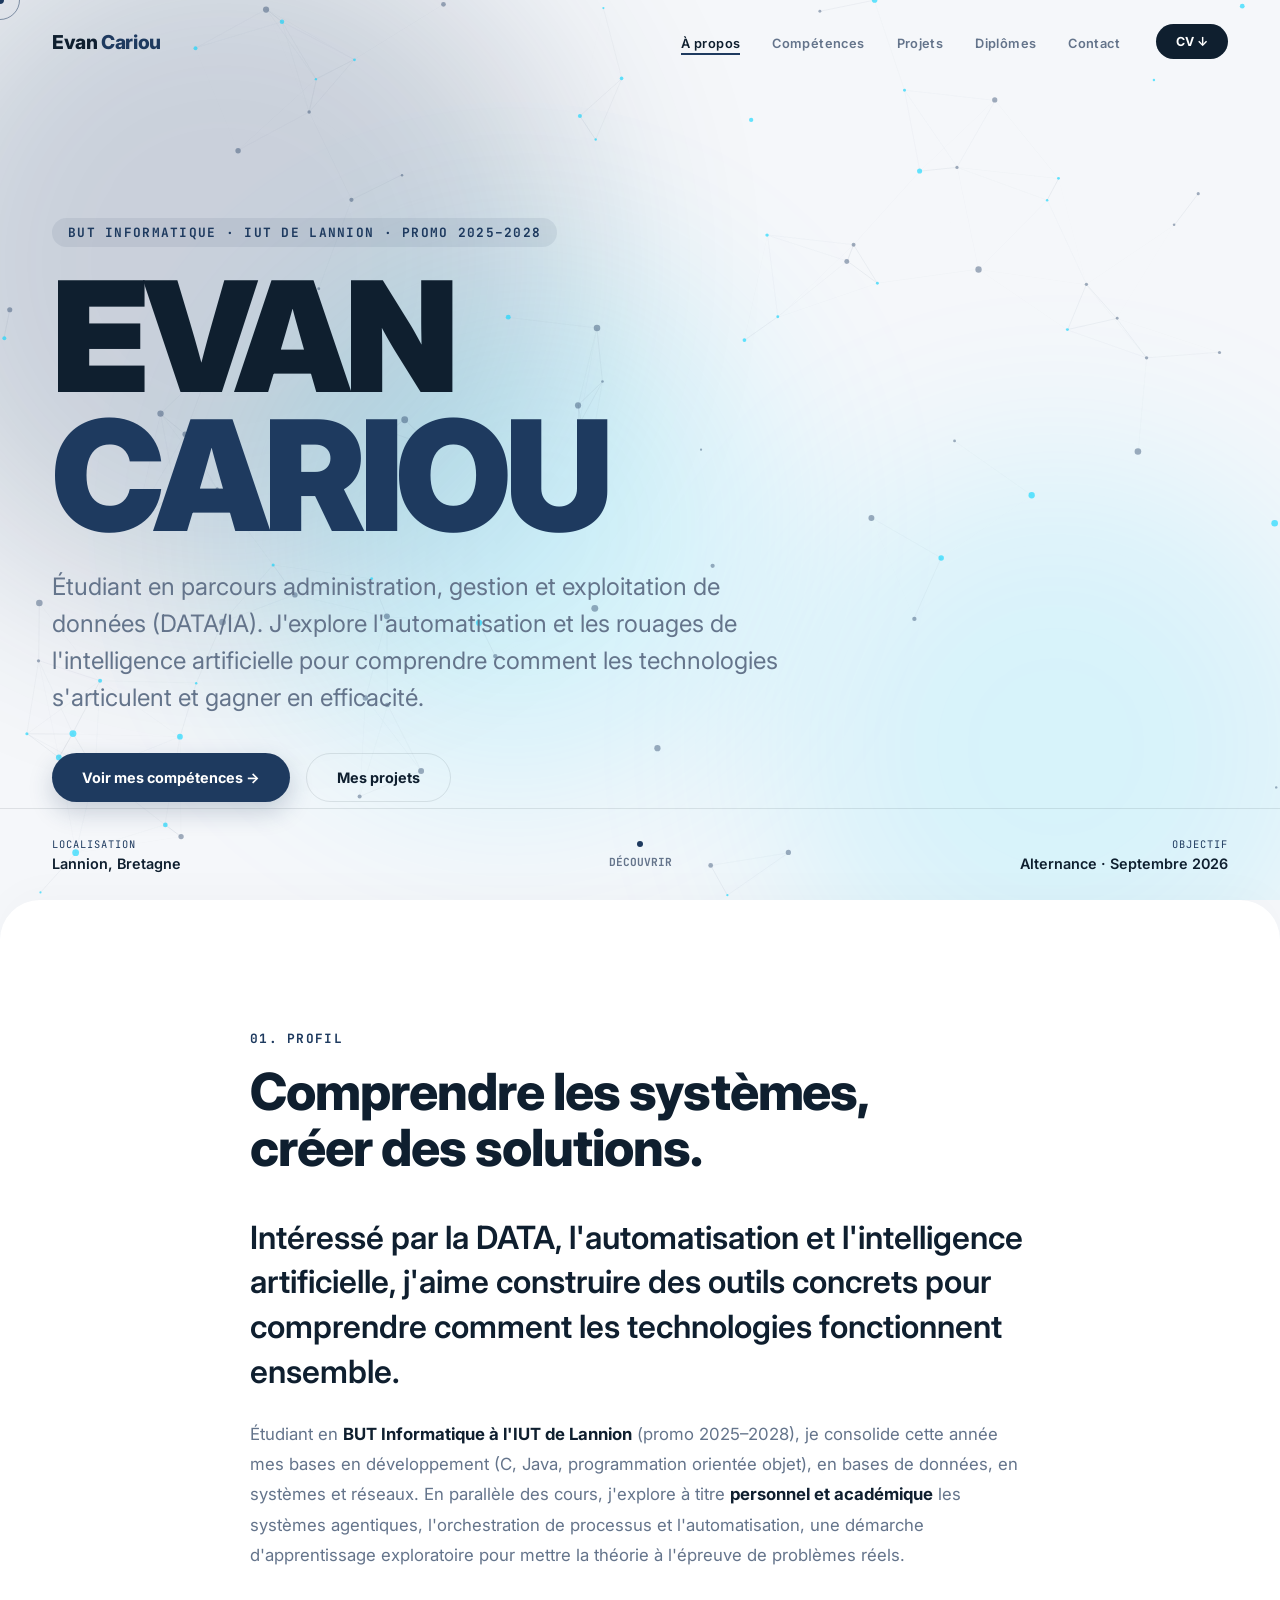
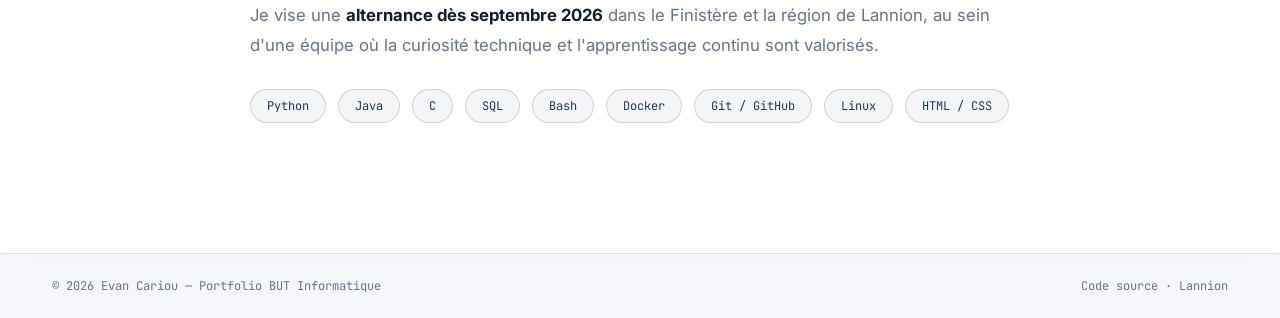
<file: index.html>
<!DOCTYPE html>
<html lang="fr">
<head>
  <meta charset="UTF-8"/>
  <meta name="viewport" content="width=device-width,initial-scale=1"/>
  <title>Evan Cariou — Portfolio · BUT Informatique</title>
  <meta name="description" content="Portfolio d'apprentissage d'Evan Cariou, étudiant en BUT Informatique à l'IUT de Lannion. Les 6 compétences, projets et SAÉ de l'année 1."/>
  <link rel="preconnect" href="https://fonts.googleapis.com"/>
  <link rel="preconnect" href="https://fonts.gstatic.com" crossorigin/>
  <link href="https://fonts.googleapis.com/css2?family=Inter:wght@200;300;400;500;600;700;800;900&family=JetBrains+Mono:wght@300;400;500;700&display=swap" rel="stylesheet"/>
  <link rel="stylesheet" href="style.css"/>
</head>
<body>
  <a class="skip" href="#main">Aller au contenu principal</a>

  <div class="bg-auras" aria-hidden="true">
    <div class="aura aura-blue"></div>
    <div class="aura aura-orange"></div>
    <div class="aura aura-cyan"></div>
  </div>

  <div id="cur" aria-hidden="true"></div>
  <div id="cur-o" aria-hidden="true"></div>
  <div id="sprog" aria-hidden="true"><div id="sprogfill"></div></div>

  <nav id="nav" aria-label="Navigation principale">
    <a class="nav-brand" href="index.html">Evan <span>Cariou</span></a>
    <div class="nav-right">
      <ul class="nav-links" id="navLinks">
        <li><a href="index.html#apropos" class="active">À propos</a></li>
        <li><a href="competences.html">Compétences</a></li>
        <li><a href="projets.html">Projets</a></li>
        <li><a href="formation.html">Diplômes</a></li>
        <li><a href="contact.html">Contact</a></li>
      </ul>
      <a class="nav-cv" href="assets/CV_Evan_Cariou.pdf" download="CV_Evan_Cariou.pdf">CV ↓</a>
      <button class="burger" id="burger" aria-label="Ouvrir le menu" aria-expanded="false" aria-controls="navLinks">
        <span></span><span></span><span></span>
      </button>
    </div>
  </nav>

  <main id="main">

  <header id="hero">
    <canvas id="cv" aria-hidden="true"></canvas>
    <div class="hero-inner">
      <span class="hero-eyebrow">BUT Informatique · IUT de Lannion · Promo 2025–2028</span>
      <h1 class="hero-name">Evan<br/><span>Cariou</span></h1>
      <p class="hero-tagline">
        Étudiant en parcours administration, gestion et exploitation de données (DATA/IA). J'explore l'automatisation et les rouages de l'intelligence artificielle pour comprendre comment les technologies s'articulent et gagner en efficacité.
      </p>
      <div class="hero-cta">
        <a class="btn-primary" href="competences.html">Voir mes compétences →</a>
        <a class="btn-ghost" href="projets.html">Mes projets</a>
      </div>
    </div>
    <div class="hero-foot">
      <div class="hf-item">
        <span class="hf-tag">Localisation</span>
        <span class="hf-val">Lannion, Bretagne</span>
      </div>
      <div class="scroll-hint" aria-hidden="true">
        <div class="scroll-dot"></div>
        <span style="font-family: var(--mono); font-size: .7rem; text-transform: uppercase; font-weight: 700;">Découvrir</span>
      </div>
      <div class="hf-item">
        <span class="hf-tag">Objectif</span>
        <span class="hf-val">Alternance · Septembre 2026</span>
      </div>
    </div>
  </header>

  <section id="apropos" class="section-pad" aria-labelledby="apropos-h">
    <div class="wrap ap-grid" style="grid-template-columns: 1fr; max-width: 780px;">
      <div>
        <span class="sec-eyebrow rv">01. Profil</span>
        <h2 class="sec-h rv" id="apropos-h" style="font-size: clamp(34px,4vw,56px);">Comprendre les systèmes,<br/>créer des solutions.</h2>
        <p class="bio-lead rv rv-d1">
          Intéressé par la DATA, l'automatisation et l'intelligence artificielle, j'aime construire des outils concrets pour comprendre comment les technologies fonctionnent ensemble.
        </p>
        <p class="bio-body rv rv-d1">
          Étudiant en <strong>BUT Informatique à l'IUT de Lannion</strong> (promo 2025–2028), je consolide cette année mes bases en développement (C, Java, programmation orientée objet), en bases de données, en systèmes et réseaux. En parallèle des cours, j'explore à titre <strong>personnel et académique</strong> les systèmes agentiques, l'orchestration de processus et l'automatisation, une démarche d'apprentissage exploratoire pour mettre la théorie à l'épreuve de problèmes réels.<br/><br/>
          Je vise une <strong>alternance dès septembre 2026</strong> dans le Finistère et la région de Lannion, au sein d'une équipe où la curiosité technique et l'apprentissage continu sont valorisés.
        </p>
        <div class="ap-chips rv rv-d2">
          <span class="chip">Python</span>
          <span class="chip">Java</span>
          <span class="chip">C</span>
          <span class="chip">SQL</span>
          <span class="chip">Bash</span>
          <span class="chip">Docker</span>
          <span class="chip">Git / GitHub</span>
          <span class="chip">Linux</span>
          <span class="chip">HTML / CSS</span>
        </div>
      </div>
    </div>
  </section>

  </main>

  <footer class="page-footer">
    <span>© 2026 Evan Cariou — Portfolio BUT Informatique</span>
    <span><a href="https://github.com/EvanCariou/But-informatique-Lannion" target="_blank" rel="noopener">Code source</a> · Lannion</span>
  </footer>

  <script>
  (() => {
    'use strict';
    const reduce = window.matchMedia('(prefers-reduced-motion: reduce)').matches;
    const fine = window.matchMedia('(hover: hover) and (pointer: fine)').matches;

    if (fine && !reduce) {
      document.body.classList.add('cursor-on');
      const cur = document.getElementById('cur'), curO = document.getElementById('cur-o');
      let mx=0,my=0,ox=0,oy=0;
      document.addEventListener('mousemove', e => { mx=e.clientX; my=e.clientY; });
      (function tick(){ cur.style.left=mx+'px'; cur.style.top=my+'px'; ox+=(mx-ox)*.2; oy+=(my-oy)*.2; curO.style.left=ox+'px'; curO.style.top=oy+'px'; requestAnimationFrame(tick); })();
    }

    const fill = document.getElementById('sprogfill');
    const nav = document.getElementById('nav');
    const navLinks = document.getElementById('navLinks');
    const burger = document.getElementById('burger');

    window.addEventListener('scroll', () => {
      const sc = window.scrollY;
      fill.style.width = (sc / (document.documentElement.scrollHeight - innerHeight) * 100) + '%';
      nav.classList.toggle('scrolled', sc > 50);
    }, {passive:true});

    burger.addEventListener('click', () => {
      const open = navLinks.classList.toggle('open');
      burger.setAttribute('aria-expanded', open);
      burger.setAttribute('aria-label', open ? 'Fermer le menu' : 'Ouvrir le menu');
    });
    navLinks.addEventListener('click', e => { if (e.target.tagName === 'A') { navLinks.classList.remove('open'); burger.setAttribute('aria-expanded','false'); } });
    document.addEventListener('keydown', e => { if (e.key === 'Escape') { navLinks.classList.remove('open'); burger.setAttribute('aria-expanded','false'); } });

    if (!reduce) {
      const canvas = document.getElementById('cv'), ctx = canvas.getContext('2d');
      let W,H,parts=[];
      class P {
        constructor(){ this.reset(); }
        reset(){ this.x=Math.random()*W; this.y=Math.random()*H; this.vx=(Math.random()-.5)*1.1; this.vy=(Math.random()-.5)*1.1; this.r=Math.random()*2.5+1; this.o=Math.random()>.6; }
        update(){ this.x+=this.vx; this.y+=this.vy; if(this.x<0||this.x>W)this.vx*=-1; if(this.y<0||this.y>H)this.vy*=-1; }
        draw(){ ctx.beginPath(); ctx.arc(this.x,this.y,this.r,0,Math.PI*2); ctx.fillStyle=this.o?'rgba(0,212,255,.75)':'rgba(30,58,95,.5)'; ctx.fill(); }
      }
      function resize(){ W=canvas.width=canvas.offsetWidth; H=canvas.height=canvas.offsetHeight; parts=[]; const n=Math.min((W*H)/12000, 120); for(let i=0;i<n;i++) parts.push(new P()); }
      window.addEventListener('resize', resize); resize();
      (function loop(){
        ctx.clearRect(0,0,W,H);
        for(let i=0;i<parts.length;i++){ parts[i].update(); parts[i].draw();
          for(let j=i;j<parts.length;j++){ const dx=parts[i].x-parts[j].x, dy=parts[i].y-parts[j].y, d=Math.sqrt(dx*dx+dy*dy);
            if(d<130){ ctx.beginPath(); ctx.strokeStyle='rgba(100,116,139,'+(0.15-d/800)+')'; ctx.lineWidth=1; ctx.moveTo(parts[i].x,parts[i].y); ctx.lineTo(parts[j].x,parts[j].y); ctx.stroke(); } } }
        requestAnimationFrame(loop);
      })();
    }

    if (reduce) {
      document.querySelectorAll('.rv').forEach(el => el.classList.add('in'));
    } else {
      const obs = new IntersectionObserver(es => es.forEach(x => { if (x.isIntersecting) { x.target.classList.add('in'); obs.unobserve(x.target); } }), { threshold: .12 });
      document.querySelectorAll('.rv').forEach(el => obs.observe(el));
    }
  })();
  </script>
</body>
</html>
</file>
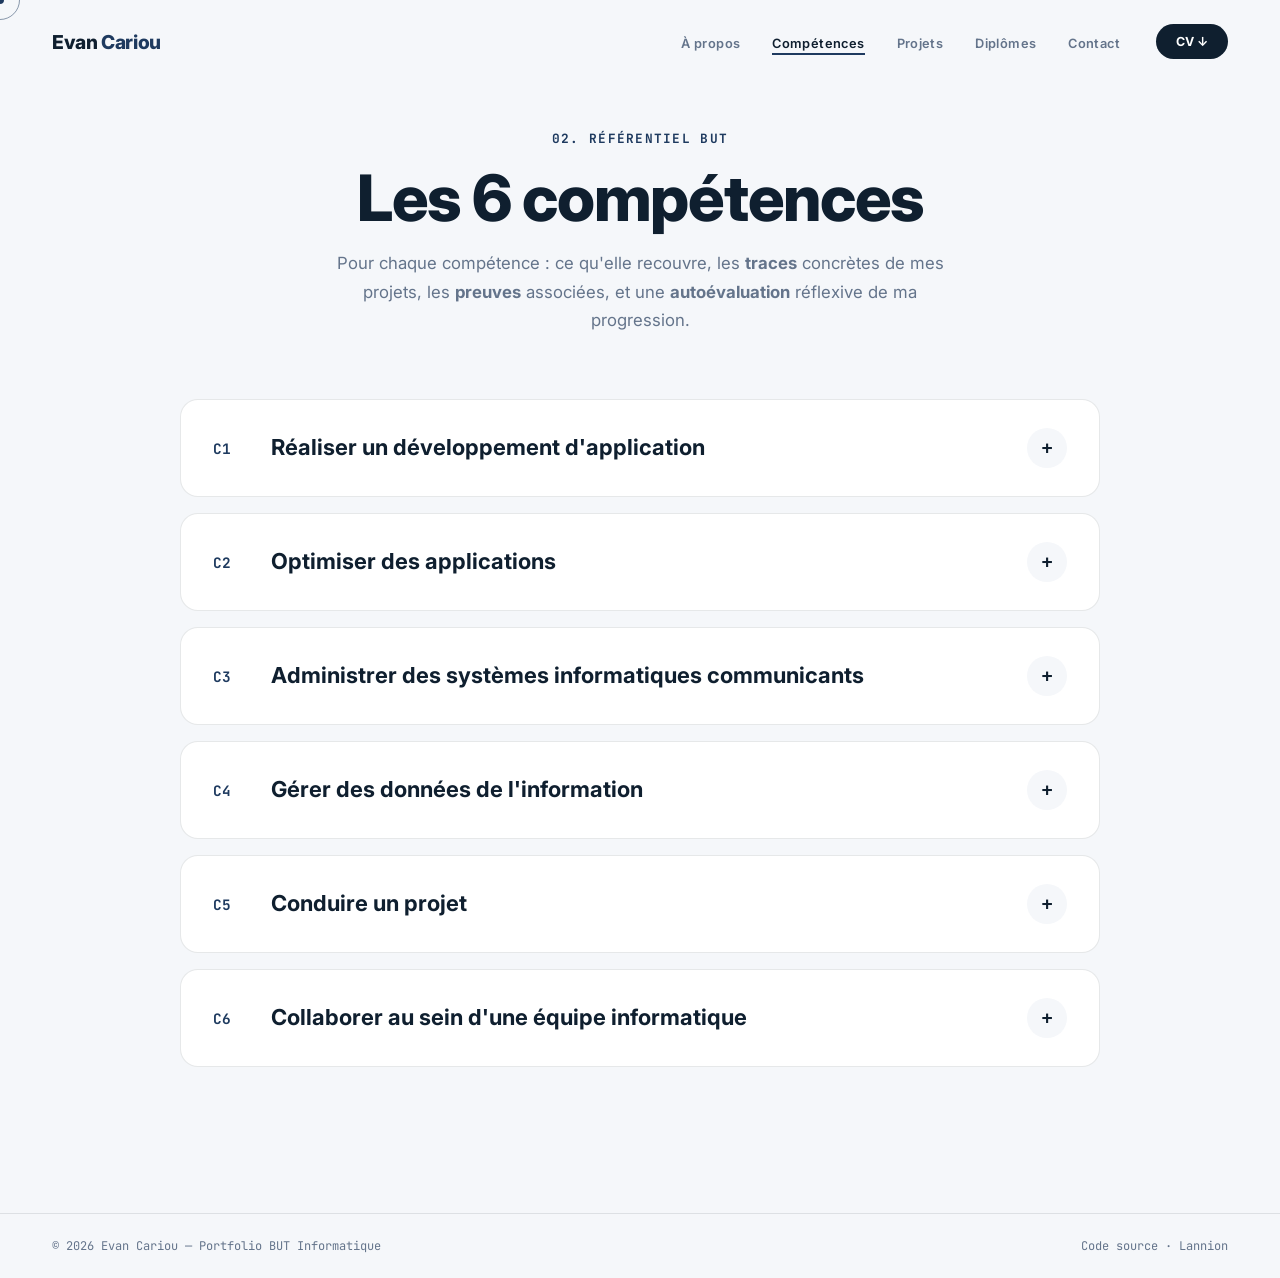
<file: competences.html>
<!DOCTYPE html>
<html lang="fr">
<head>
  <meta charset="UTF-8"/>
  <meta name="viewport" content="width=device-width,initial-scale=1"/>
  <title>Compétences — Evan Cariou · BUT Informatique</title>
  <meta name="description" content="Les 6 compétences du référentiel BUT Informatique : traces, preuves et autoévaluation d'Evan Cariou."/>
  <link rel="preconnect" href="https://fonts.googleapis.com"/>
  <link rel="preconnect" href="https://fonts.gstatic.com" crossorigin/>
  <link href="https://fonts.googleapis.com/css2?family=Inter:wght@200;300;400;500;600;700;800;900&family=JetBrains+Mono:wght@300;400;500;700&display=swap" rel="stylesheet"/>
  <link rel="stylesheet" href="style.css"/>
</head>
<body>
  <a class="skip" href="#main">Aller au contenu principal</a>

  <div class="bg-auras" aria-hidden="true">
    <div class="aura aura-blue"></div>
    <div class="aura aura-orange"></div>
    <div class="aura aura-cyan"></div>
  </div>

  <div id="cur" aria-hidden="true"></div>
  <div id="cur-o" aria-hidden="true"></div>
  <div id="sprog" aria-hidden="true"><div id="sprogfill"></div></div>

  <nav id="nav" aria-label="Navigation principale">
    <a class="nav-brand" href="index.html">Evan <span>Cariou</span></a>
    <div class="nav-right">
      <ul class="nav-links" id="navLinks">
        <li><a href="index.html#apropos">À propos</a></li>
        <li><a href="competences.html" class="active">Compétences</a></li>
        <li><a href="projets.html">Projets</a></li>
        <li><a href="formation.html">Diplômes</a></li>
        <li><a href="contact.html">Contact</a></li>
      </ul>
      <a class="nav-cv" href="assets/CV_Evan_Cariou.pdf" download="CV_Evan_Cariou.pdf">CV ↓</a>
      <button class="burger" id="burger" aria-label="Ouvrir le menu" aria-expanded="false" aria-controls="navLinks">
        <span></span><span></span><span></span>
      </button>
    </div>
  </nav>

  <main id="main">

  <section id="competences" class="section-pad" aria-labelledby="comp-h">
    <div class="sec-center rv">
      <span class="sec-eyebrow">02. Référentiel BUT</span>
      <h1 class="sec-h" id="comp-h">Les 6 compétences</h1>
      <p class="sec-sub">Pour chaque compétence : ce qu'elle recouvre, les <strong>traces</strong> concrètes de mes projets, les <strong>preuves</strong> associées, et une <strong>autoévaluation</strong> réflexive de ma progression.</p>
    </div>
    <ul class="acc" id="accList"></ul>
  </section>

  </main>

  <footer class="page-footer">
    <span>© 2026 Evan Cariou — Portfolio BUT Informatique</span>
    <span><a href="https://github.com/EvanCariou/But-informatique-Lannion" target="_blank" rel="noopener">Code source</a> · Lannion</span>
  </footer>

  <script>
  (() => {
    'use strict';
    const reduce = window.matchMedia('(prefers-reduced-motion: reduce)').matches;
    const fine = window.matchMedia('(hover: hover) and (pointer: fine)').matches;

    if (fine && !reduce) {
      document.body.classList.add('cursor-on');
      const cur = document.getElementById('cur'), curO = document.getElementById('cur-o');
      let mx=0,my=0,ox=0,oy=0;
      document.addEventListener('mousemove', e => { mx=e.clientX; my=e.clientY; });
      (function tick(){ cur.style.left=mx+'px'; cur.style.top=my+'px'; ox+=(mx-ox)*.2; oy+=(my-oy)*.2; curO.style.left=ox+'px'; curO.style.top=oy+'px'; requestAnimationFrame(tick); })();
    }

    const fill = document.getElementById('sprogfill');
    const nav = document.getElementById('nav');
    const navLinks = document.getElementById('navLinks');
    const burger = document.getElementById('burger');

    window.addEventListener('scroll', () => {
      const sc = window.scrollY;
      fill.style.width = (sc / (document.documentElement.scrollHeight - innerHeight) * 100) + '%';
      nav.classList.toggle('scrolled', sc > 50);
    }, {passive:true});

    burger.addEventListener('click', () => {
      const open = navLinks.classList.toggle('open');
      burger.setAttribute('aria-expanded', open);
      burger.setAttribute('aria-label', open ? 'Fermer le menu' : 'Ouvrir le menu');
    });
    navLinks.addEventListener('click', e => { if (e.target.tagName === 'A') { navLinks.classList.remove('open'); burger.setAttribute('aria-expanded','false'); } });
    document.addEventListener('keydown', e => { if (e.key === 'Escape') { navLinks.classList.remove('open'); burger.setAttribute('aria-expanded','false'); } });

    const comps = [
      {
        num:'C1', level:'Bonne maîtrise', cls:'lvl-strong',
        title:"Réaliser un développement d'application",
        desc:"Concevoir, coder et faire évoluer une application répondant à un besoin concret, en appliquant les bonnes pratiques du génie logiciel.",
        traces:[
          "<strong>Situation :</strong> En S1, seul, je devais concevoir un jeu Sokoban complet en langage C depuis zéro. C'est la SAÉ 1.01 et 1.02.",
          "<strong>Tâche :</strong> Implémenter toute la logique du jeu : gestion de la grille, déplacements du joueur, détection de victoire, et chargement des niveaux depuis des fichiers .sok.",
          "<strong>Action :</strong> J'ai structuré le code en fonctions séparées, géré les fichiers de niveaux, et livré deux versions successives. J'ai aussi travaillé C1 en Java au S2 — classes, héritage."
        ],
        proofs:['Langage C','Java / POO','HTML5 · CSS3','Algorithmique'],
        link:'https://github.com/EvanCariou/sae-1.01-1.02-sokoban-c',
        eval:"Jeu fonctionnel en console avec deux versions livrées. J'ai progressé en documentant mes erreurs TP après TP, ce qui m'a permis de fiabiliser mon code progressivement et de comprendre les différences."
      },
      {
        num:'C2', level:'En développement', cls:'lvl-mid',
        title:"Optimiser des applications",
        desc:"Analyser le comportement d'un programme, comprendre la complexité des algorithmes et améliorer l'efficacité d'une solution.",
        traces:[
          "<strong>Situation :</strong> Toujours sur la SAÉ 1.02 : après le Sokoban jouable, on devait automatiser son exécution sans aucune intervention manuelle.",
          "<strong>Tâche :</strong> Concevoir un algorithme capable de lire un fichier de déplacements et de rejouer la partie automatiquement, et refactoriser le code existant pour le rendre plus maintenable.",
          "<strong>Action :</strong> J'ai revu et découpé le code entre la version 1 et la version 2 avec une meilleure lisibilité, fonctions mieux séparées et on a implémenté la lecture séquentielle des instructions depuis un fichier. J'ai aussi étudié la complexité des algorithmes en graphes et méthodes numériques au S2."
        ],
        proofs:['Algorithmique','Complexité','Refactoring','Fichiers / I-O'],
        link:'https://github.com/EvanCariou/sae-1.01-1.02-sokoban-c',
        eval:"Version automatisée opérationnelle. J'ai compris que du bon code, c'est du code pensé pour être maintenu, automatisé et relu, pas seulement du code qui marche. C'est une compétence que je continue de construire."
      },
      {
        num:'C3', level:'Point fort · maîtrise confirmée', cls:'lvl-strong',
        title:"Administrer des systèmes informatiques communicants",
        desc:"Déployer et automatiser un environnement système : scripting, conteneurisation et chaîne de traitement de données reproductible.",
        traces:[
          "<strong>Situation :</strong> SAÉ 1.03 en équipe de 4 : traiter des CSV de sites touristiques, les nettoyer, les trier, les enrichir, et générer des PDFs automatiquement dans un environnement reproductible via Docker.",
          "<strong>Tâche :</strong> J'étais responsable principal de l'étape B-1 et de toute la conteneurisation Docker. Environ 40 % de la charge totale de l'équipe.",
          "<strong>Action :</strong> J'ai écrit deux scripts Bash : un premier pour tout le traitement des données CSV, et un deuxième pour orchestrer la chaîne complète. J'ai résolu un bug critique où une commande renvoie un fichier vide à cause d'une incompatibilité d'options que j'ai réussi à corriger, et j'ai aussi corrigé les PDFs qui débordent sur plusieurs pages en forçant un format CSS A4 paysage."
        ],
        proofs:['Bash','Docker','Linux','PHP','CSV / PDF'],
        link:'https://github.com/EvanCariou/sae-1.03-chaine-traitement-pdf',
        eval:"Pipeline complet, automatisé et reproductible. C'est ma compétence la plus aboutie de l'année. Gérer Docker m'a montré concrètement la valeur d'un environnement où n'importe qui peut relancer la chaîne sans reconfigurer quoi que ce soit."
      },
      {
        num:'C4', level:'Bonne maîtrise', cls:'',
        title:"Gérer des données de l'information",
        desc:"Modéliser, structurer et interroger des données : du modèle conceptuel à la requête, en passant par la normalisation.",
        traces:[
          "<strong>Situation :</strong> SAÉ 1.04 : à partir d'un jeu de données réel de consommation horaire d'électricité en CSV, concevoir une base de données pour comparer des offres tarifaires.",
          "<strong>Tâche :</strong> Modéliser le schéma complet : diagramme de classes UML, normalisation des tables, identification des dépendances fonctionnelles.",
          "<strong>Action :</strong> J'ai analysé les données brutes, identifié les entités et leurs relations, appliqué les formes normales et produit le diagramme UML."
        ],
        proofs:['SQL','Modélisation UML','Normalisation','Tutorial D'],
        link:'https://github.com/EvanCariou/sae-1.04-comparateur-tarifs-electricite',
        eval:"Modèle normalisé fonctionnel. Travailler sur de vraies données m'a confronté à des problèmes concrets de nettoyage et de cohérence qu'on ne voit pas sur des exercices théoriques."
      },
      {
        num:'C5', level:'Compétence solide', cls:'',
        title:"Conduire un projet",
        desc:"Planifier, organiser et mener un projet d'équipe de bout en bout, en répartissant les rôles et en tenant les délais.",
        traces:[
          "<strong>Situation :</strong> On devait réaliser la SAÉ 1.05 qui est un site touristique sur le Danemark, où je devais conduire le recueil des besoins avant de coder.",
          "<strong>Tâche :</strong> Formaliser les besoins, concevoir la maquette, puis intégrer le site multi-pages en HTML/CSS.",
          "<strong>Action :</strong> J'ai d'abord formalisé les besoins avant d'écrire une seule ligne de code, structuré le site en 5 pages distinctes. Le site est en ligne et accessible depuis le portfolio."
        ],
        proofs:['Git / GitHub','Planification','Répartition des rôles','Documentation'],
        link:'https://github.com/EvanCariou/sae-1.05-site-touristique-danemark',
        eval:"Livrables rendus dans les délais. J'ai compris que conduire un projet, c'est organiser, documenter et débloquer les autres — pas seulement avancer dans son coin."
      },
      {
        num:'C6', level:'Maîtrise confirmée', cls:'lvl-strong',
        title:"Collaborer au sein d'une équipe informatique",
        desc:"Travailler à plusieurs, documenter son travail et communiquer clairement, à l'oral comme à l'écrit.",
        traces:[
          "<strong>Situation :</strong> La SAÉ 1.06 où on devait réaliser un projet RSE sur Danone avec une présentation orale à la clé.",
          "<strong>Tâche :</strong> Recherche et documentation sur le fonctionnement de Danone et passage à l'oral devant un jury.",
          "<strong>Action :</strong> Pour la SAÉ 1.06, j'ai contribué au livrable de groupe et participé aux deux présentations orales."
        ],
        proofs:['Git / GitHub','Pair-programming','Doc technique','Présentation orale'],
        link:'https://github.com/EvanCariou/sae-1.06-projet-rse-communication',
        eval:"Les présentations orales du RSE m'ont fait progresser sur un point qui était inconfortable au départ."
      }
    ];

    const accList = document.getElementById('accList');
    comps.forEach((c,i) => {
      const li = document.createElement('li');
      li.className = 'acc-item rv ' + c.cls;
      li.style.transitionDelay = (i*.06)+'s';
      const pid = 'panel-'+c.num;
      li.innerHTML = `
        <button class="acc-btn" aria-expanded="false" aria-controls="${pid}">
          <span class="acc-num">${c.num}</span>
          <span class="acc-headings">
            <span class="acc-title">${c.title}</span>
          </span>
          <span class="acc-plus" aria-hidden="true">+</span>
        </button>
        <div class="acc-panel" id="${pid}" role="region" aria-label="Détail ${c.num}">
          <div class="acc-inner">
            <p class="acc-desc">${c.desc}</p>
            <div class="acc-block">
              <h4>Traces &amp; réalisations</h4>
              <ul class="trace-list">${c.traces.map(t=>`<li>${t}</li>`).join('')}</ul>
            </div>
            <div class="acc-block proof">
              <h4>Preuves</h4>
              <div class="proof-tags">${c.proofs.map(p=>`<span class="ptag">${p}</span>`).join('')}</div>
              <a class="proof-link" href="${c.link}" target="_blank" rel="noopener">⟶ Voir le code &amp; les livrables sur GitHub</a>
            </div>
            <div class="acc-block eval">
              <h4>Autoévaluation</h4>
              <p class="acc-eval">${c.eval}</p>
            </div>
          </div>
        </div>`;
      accList.appendChild(li);
      const btn = li.querySelector('.acc-btn');
      btn.addEventListener('click', () => {
        const was = li.classList.contains('open');
        document.querySelectorAll('.acc-item.open').forEach(x => { x.classList.remove('open'); x.querySelector('.acc-btn').setAttribute('aria-expanded','false'); });
        if (!was) { li.classList.add('open'); btn.setAttribute('aria-expanded','true'); }
      });
    });

    if (reduce) {
      document.querySelectorAll('.rv').forEach(el => el.classList.add('in'));
    } else {
      const obs = new IntersectionObserver(es => es.forEach(x => { if (x.isIntersecting) { x.target.classList.add('in'); obs.unobserve(x.target); } }), { threshold: .12 });
      document.querySelectorAll('.rv').forEach(el => obs.observe(el));
    }
  })();
  </script>
</body>
</html>
</file>
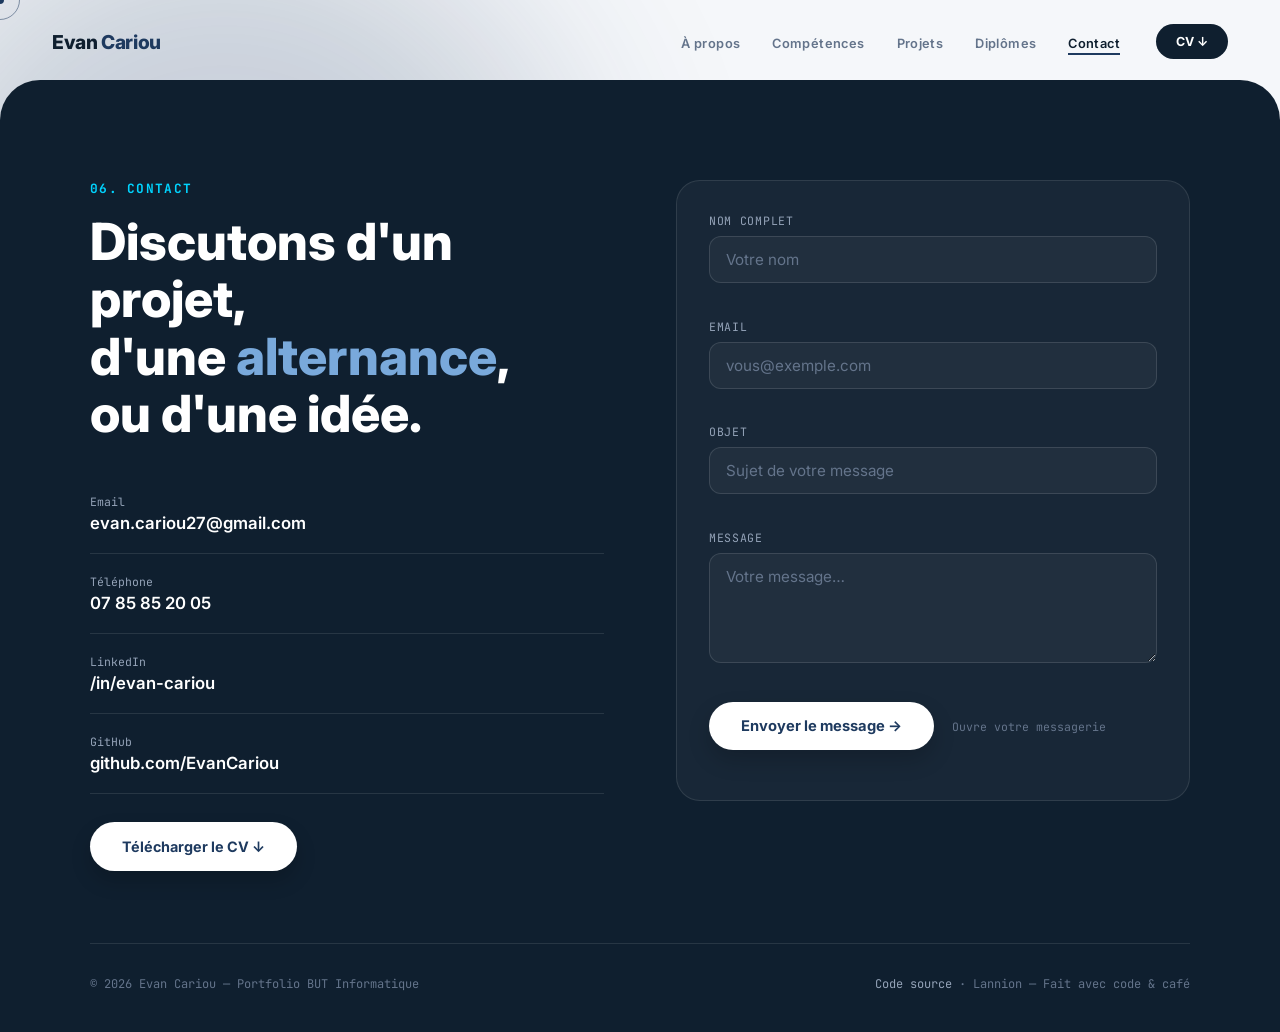
<file: contact.html>
<!DOCTYPE html>
<html lang="fr">
<head>
  <meta charset="UTF-8"/>
  <meta name="viewport" content="width=device-width,initial-scale=1"/>
  <title>Contact — Evan Cariou · BUT Informatique</title>
  <meta name="description" content="Contacter Evan Cariou : email, téléphone, LinkedIn, GitHub. Disponible pour une alternance dès septembre 2026."/>
  <link rel="preconnect" href="https://fonts.googleapis.com"/>
  <link rel="preconnect" href="https://fonts.gstatic.com" crossorigin/>
  <link href="https://fonts.googleapis.com/css2?family=Inter:wght@200;300;400;500;600;700;800;900&family=JetBrains+Mono:wght@300;400;500;700&display=swap" rel="stylesheet"/>
  <link rel="stylesheet" href="style.css"/>
</head>
<body>
  <a class="skip" href="#main">Aller au contenu principal</a>

  <div class="bg-auras" aria-hidden="true">
    <div class="aura aura-blue"></div>
    <div class="aura aura-orange"></div>
    <div class="aura aura-cyan"></div>
  </div>

  <div id="cur" aria-hidden="true"></div>
  <div id="cur-o" aria-hidden="true"></div>
  <div id="sprog" aria-hidden="true"><div id="sprogfill"></div></div>

  <nav id="nav" aria-label="Navigation principale">
    <a class="nav-brand" href="index.html">Evan <span>Cariou</span></a>
    <div class="nav-right">
      <ul class="nav-links" id="navLinks">
        <li><a href="index.html#apropos">À propos</a></li>
        <li><a href="competences.html">Compétences</a></li>
        <li><a href="projets.html">Projets</a></li>
        <li><a href="formation.html">Diplômes</a></li>
        <li><a href="contact.html" class="active">Contact</a></li>
      </ul>
      <a class="nav-cv" href="assets/CV_Evan_Cariou.pdf" download="CV_Evan_Cariou.pdf">CV ↓</a>
      <button class="burger" id="burger" aria-label="Ouvrir le menu" aria-expanded="false" aria-controls="navLinks">
        <span></span><span></span><span></span>
      </button>
    </div>
  </nav>

  <main id="main" style="padding-top: 80px;">

  <section id="contact" aria-labelledby="contact-h">
    <div class="wrap">
      <div class="contact-grid">
        <div>
          <span class="sec-eyebrow rv" style="color: var(--accent-cyan);">06. Contact</span>
          <h1 class="contact-cta rv" id="contact-h">Discutons d'un projet,<br/>d'une <span>alternance</span>,<br/>ou d'une idée.</h1>
          <div class="rv rv-d1">
            <a class="c-link" href="mailto:evan.cariou27@gmail.com">
              <div><span class="c-lbl">Email</span><span class="c-val">evan.cariou27@gmail.com</span></div>
              <span class="c-arrow" aria-hidden="true">→</span>
            </a>
            <a class="c-link" href="tel:+33785852005">
              <div><span class="c-lbl">Téléphone</span><span class="c-val">07 85 85 20 05</span></div>
              <span class="c-arrow" aria-hidden="true">→</span>
            </a>
            <a class="c-link" href="https://www.linkedin.com/in/evan-cariou-8122563ab/" target="_blank" rel="noopener">
              <div><span class="c-lbl">LinkedIn</span><span class="c-val">/in/evan-cariou</span></div>
              <span class="c-arrow" aria-hidden="true">→</span>
            </a>
            <a class="c-link" href="https://github.com/EvanCariou" target="_blank" rel="noopener">
              <div><span class="c-lbl">GitHub</span><span class="c-val">github.com/EvanCariou</span></div>
              <span class="c-arrow" aria-hidden="true">→</span>
            </a>
            <a class="cv-btn" href="assets/CV_Evan_Cariou.pdf" download="CV_Evan_Cariou.pdf" style="margin-top: 28px;">Télécharger le CV ↓</a>
          </div>
        </div>

        <div class="rv rv-d1">
          <form class="form-box" id="contactForm" novalidate>
            <div class="form-row">
              <label for="f-nom">Nom complet</label>
              <input type="text" id="f-nom" name="nom" placeholder="Votre nom" required minlength="2" autocomplete="name"/>
              <span class="field-err" id="err-nom" aria-live="polite"></span>
            </div>
            <div class="form-row">
              <label for="f-email">Email</label>
              <input type="email" id="f-email" name="email" placeholder="vous@exemple.com" required autocomplete="email"/>
              <span class="field-err" id="err-email" aria-live="polite"></span>
            </div>
            <div class="form-row">
              <label for="f-objet">Objet</label>
              <input type="text" id="f-objet" name="objet" placeholder="Sujet de votre message" required minlength="3"/>
              <span class="field-err" id="err-objet" aria-live="polite"></span>
            </div>
            <div class="form-row">
              <label for="f-msg">Message</label>
              <textarea id="f-msg" name="message" placeholder="Votre message…" required minlength="10"></textarea>
              <span class="field-err" id="err-msg" aria-live="polite"></span>
            </div>
            <div class="form-actions">
              <button type="submit" class="submit-btn">Envoyer le message →</button>
              <span class="form-note">Ouvre votre messagerie</span>
            </div>
            <div class="form-status" id="formStatus" role="status" aria-live="polite"></div>
          </form>
        </div>
      </div>

      <div class="footer">
        <span>© 2026 Evan Cariou — Portfolio BUT Informatique</span>
        <span><a href="https://github.com/EvanCariou/But-informatique-Lannion" target="_blank" rel="noopener">Code source</a> · Lannion — Fait avec code &amp; café</span>
      </div>
    </div>
  </section>

  </main>

  <script>
  (() => {
    'use strict';
    const reduce = window.matchMedia('(prefers-reduced-motion: reduce)').matches;
    const fine = window.matchMedia('(hover: hover) and (pointer: fine)').matches;

    if (fine && !reduce) {
      document.body.classList.add('cursor-on');
      const cur = document.getElementById('cur'), curO = document.getElementById('cur-o');
      let mx=0,my=0,ox=0,oy=0;
      document.addEventListener('mousemove', e => { mx=e.clientX; my=e.clientY; });
      (function tick(){ cur.style.left=mx+'px'; cur.style.top=my+'px'; ox+=(mx-ox)*.2; oy+=(my-oy)*.2; curO.style.left=ox+'px'; curO.style.top=oy+'px'; requestAnimationFrame(tick); })();
    }

    const fill = document.getElementById('sprogfill');
    const nav = document.getElementById('nav');
    const navLinks = document.getElementById('navLinks');
    const burger = document.getElementById('burger');

    window.addEventListener('scroll', () => {
      const sc = window.scrollY;
      fill.style.width = (sc / (document.documentElement.scrollHeight - innerHeight) * 100) + '%';
      nav.classList.toggle('scrolled', sc > 50);
    }, {passive:true});

    burger.addEventListener('click', () => {
      const open = navLinks.classList.toggle('open');
      burger.setAttribute('aria-expanded', open);
      burger.setAttribute('aria-label', open ? 'Fermer le menu' : 'Ouvrir le menu');
    });
    navLinks.addEventListener('click', e => { if (e.target.tagName === 'A') { navLinks.classList.remove('open'); burger.setAttribute('aria-expanded','false'); } });
    document.addEventListener('keydown', e => { if (e.key === 'Escape') { navLinks.classList.remove('open'); burger.setAttribute('aria-expanded','false'); } });

    const form = document.getElementById('contactForm');
    const status = document.getElementById('formStatus');
    const fields = {
      nom:  { el: form.nom,  err: document.getElementById('err-nom'),  test: v => v.trim().length >= 2, msg: 'Indiquez votre nom (2 caractères min).' },
      email:{ el: form.email,err: document.getElementById('err-email'),test: v => /^[^\s@]+@[^\s@]+\.[^\s@]+$/.test(v.trim()), msg: 'Adresse email invalide.' },
      objet:{ el: form.objet,err: document.getElementById('err-objet'),test: v => v.trim().length >= 3, msg: 'Précisez un objet (3 caractères min).' },
      message:{el: form.message,err: document.getElementById('err-msg'),test: v => v.trim().length >= 10, msg: 'Message trop court (10 caractères min).' }
    };
    function validateField(key) {
      const f = fields[key]; const ok = f.test(f.el.value);
      f.err.textContent = ok ? '' : f.msg;
      f.el.closest('.form-row').classList.toggle('invalid', !ok);
      f.el.setAttribute('aria-invalid', !ok);
      return ok;
    }
    Object.keys(fields).forEach(k => fields[k].el.addEventListener('blur', () => validateField(k)));
    Object.keys(fields).forEach(k => fields[k].el.addEventListener('input', () => { if (fields[k].el.closest('.form-row').classList.contains('invalid')) validateField(k); }));

    form.addEventListener('submit', async e => {
      e.preventDefault();
      let valid = true; let firstBad = null;
      Object.keys(fields).forEach(k => { const ok = validateField(k); if (!ok && !firstBad) firstBad = fields[k].el; valid = valid && ok; });
      if (!valid) {
        status.className = 'form-status show bad';
        status.textContent = '⚠ Merci de corriger les champs indiqués avant l\'envoi.';
        if (firstBad) firstBad.focus();
        return;
      }
      const nom = form.nom.value.trim(), email = form.email.value.trim(), objet = form.objet.value.trim(), message = form.message.value.trim();
      const btn = form.querySelector('.submit-btn');
      const btnLabel = btn ? btn.textContent : '';
      if (btn) { btn.disabled = true; btn.textContent = 'Envoi en cours…'; }
      status.className = 'form-status show';
      status.textContent = 'Envoi en cours…';
      try {
        const res = await fetch('https://formsubmit.co/ajax/evan.cariou27@gmail.com', {
          method: 'POST',
          headers: { 'Content-Type': 'application/json', 'Accept': 'application/json' },
          body: JSON.stringify({
            name: nom,
            email: email,
            _subject: '[Portfolio] ' + objet,
            Objet: objet,
            Message: message,
            _template: 'table'
          })
        });
        if (!res.ok) throw new Error('HTTP ' + res.status);
        status.className = 'form-status show ok';
        status.textContent = '✓ Merci ' + nom + ' ! Votre message a bien été envoyé. Je vous réponds au plus vite.';
        form.reset();
      } catch (err) {
        status.className = 'form-status show bad';
        status.innerHTML = '⚠ L\'envoi a échoué. Écrivez-moi directement à <a href="mailto:evan.cariou27@gmail.com" style="color:inherit;text-decoration:underline;">evan.cariou27@gmail.com</a>.';
      } finally {
        if (btn) { btn.disabled = false; btn.textContent = btnLabel; }
      }
    });

    if (reduce) {
      document.querySelectorAll('.rv').forEach(el => el.classList.add('in'));
    } else {
      const obs = new IntersectionObserver(es => es.forEach(x => { if (x.isIntersecting) { x.target.classList.add('in'); obs.unobserve(x.target); } }), { threshold: .12 });
      document.querySelectorAll('.rv').forEach(el => obs.observe(el));
    }
  })();
  </script>
</body>
</html>
</file>
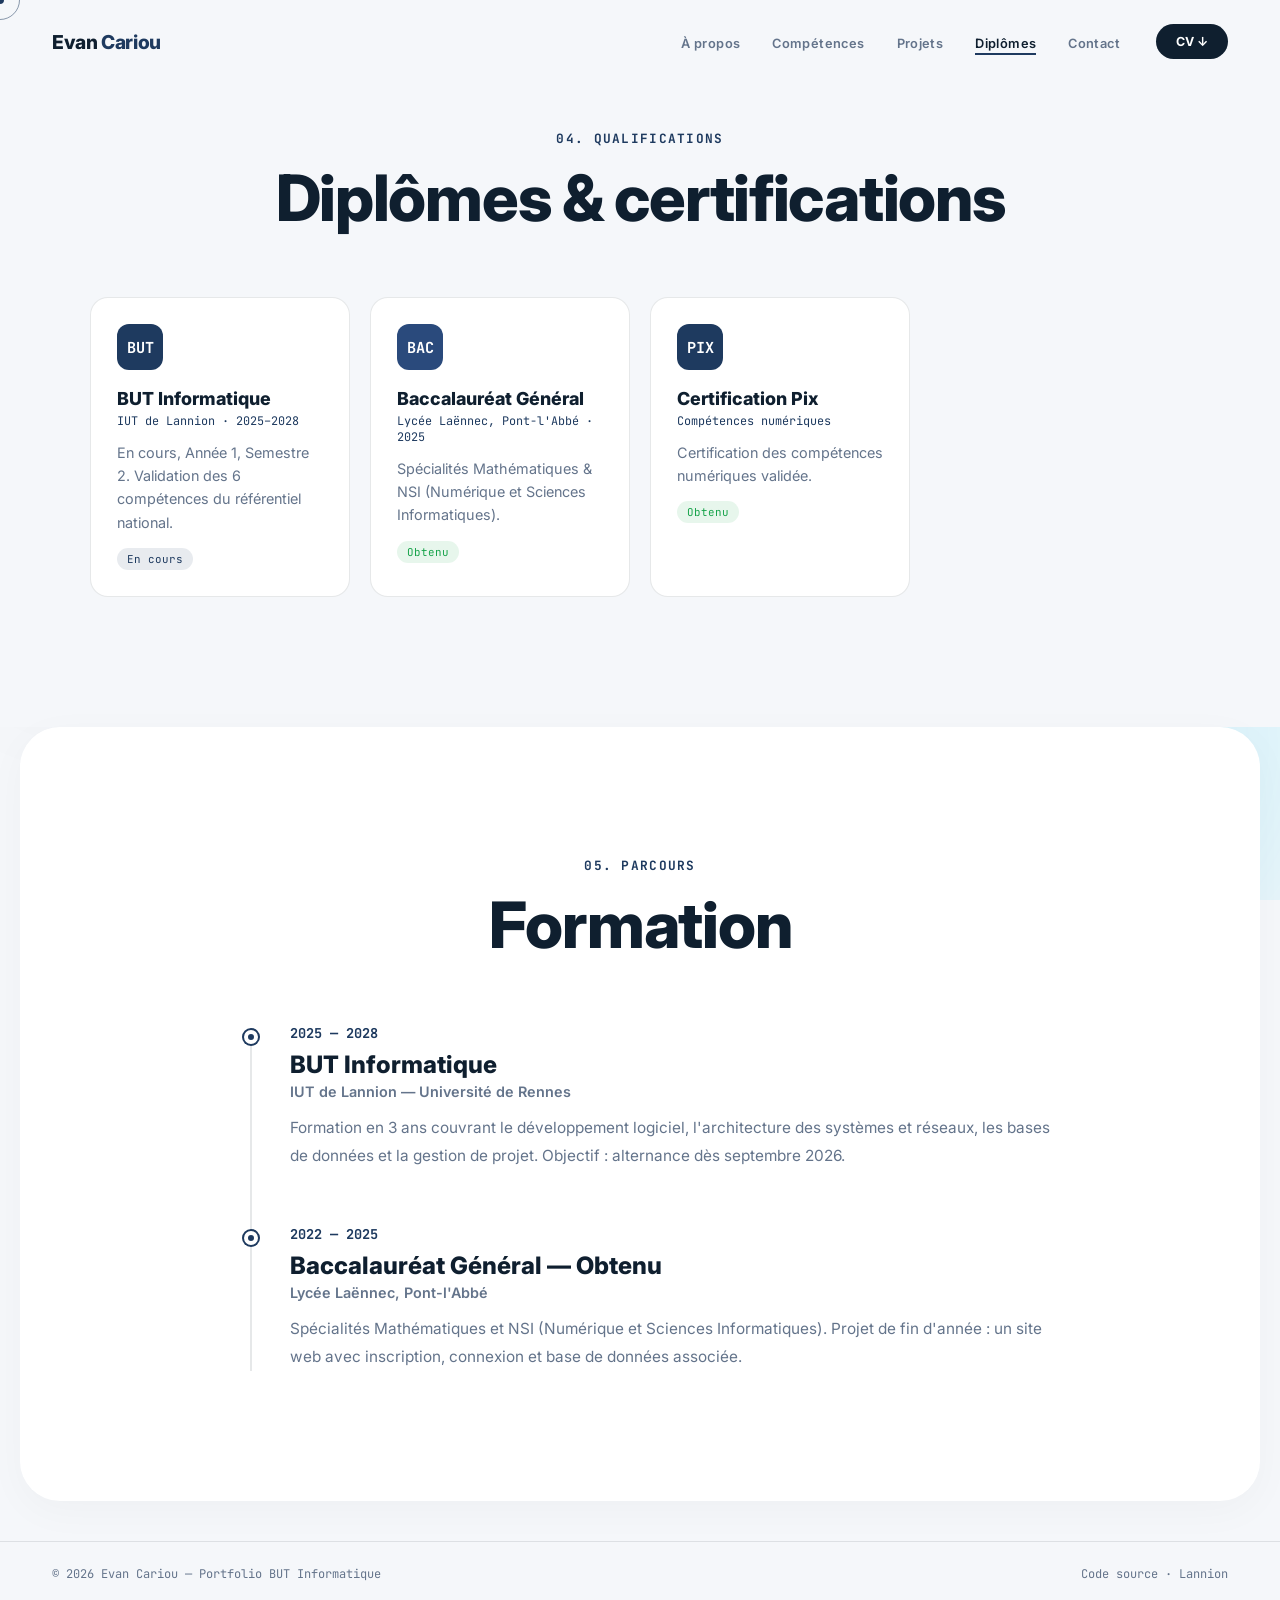
<file: formation.html>
<!DOCTYPE html>
<html lang="fr">
<head>
  <meta charset="UTF-8"/>
  <meta name="viewport" content="width=device-width,initial-scale=1"/>
  <title>Diplômes &amp; Formation — Evan Cariou · BUT Informatique</title>
  <meta name="description" content="Diplômes, certifications et parcours de formation d'Evan Cariou, étudiant en BUT Informatique à l'IUT de Lannion."/>
  <link rel="preconnect" href="https://fonts.googleapis.com"/>
  <link rel="preconnect" href="https://fonts.gstatic.com" crossorigin/>
  <link href="https://fonts.googleapis.com/css2?family=Inter:wght@200;300;400;500;600;700;800;900&family=JetBrains+Mono:wght@300;400;500;700&display=swap" rel="stylesheet"/>
  <link rel="stylesheet" href="style.css"/>
</head>
<body>
  <a class="skip" href="#main">Aller au contenu principal</a>

  <div class="bg-auras" aria-hidden="true">
    <div class="aura aura-blue"></div>
    <div class="aura aura-orange"></div>
    <div class="aura aura-cyan"></div>
  </div>

  <div id="cur" aria-hidden="true"></div>
  <div id="cur-o" aria-hidden="true"></div>
  <div id="sprog" aria-hidden="true"><div id="sprogfill"></div></div>

  <nav id="nav" aria-label="Navigation principale">
    <a class="nav-brand" href="index.html">Evan <span>Cariou</span></a>
    <div class="nav-right">
      <ul class="nav-links" id="navLinks">
        <li><a href="index.html#apropos">À propos</a></li>
        <li><a href="competences.html">Compétences</a></li>
        <li><a href="projets.html">Projets</a></li>
        <li><a href="formation.html" class="active">Diplômes</a></li>
        <li><a href="contact.html">Contact</a></li>
      </ul>
      <a class="nav-cv" href="assets/CV_Evan_Cariou.pdf" download="CV_Evan_Cariou.pdf">CV ↓</a>
      <button class="burger" id="burger" aria-label="Ouvrir le menu" aria-expanded="false" aria-controls="navLinks">
        <span></span><span></span><span></span>
      </button>
    </div>
  </nav>

  <main id="main">

  <section id="certifs" class="section-pad" aria-labelledby="cert-h">
    <div class="sec-center rv">
      <span class="sec-eyebrow">04. Qualifications</span>
      <h1 class="sec-h" id="cert-h">Diplômes &amp; certifications</h1>
    </div>
    <div class="wrap cert-grid" id="certGrid"></div>
  </section>

  <section id="formation" class="section-pad" aria-labelledby="form-h">
    <div class="sec-center rv">
      <span class="sec-eyebrow">05. Parcours</span>
      <h2 class="sec-h" id="form-h">Formation</h2>
    </div>
    <div class="tl rv rv-d1">
      <div class="tl-entry">
        <div class="tl-year">2025 — 2028</div>
        <div class="tl-title">BUT Informatique</div>
        <div class="tl-where">IUT de Lannion — Université de Rennes</div>
        <p class="bio-body" style="font-size: .96rem; margin-bottom: 0;">Formation en 3 ans couvrant le développement logiciel, l'architecture des systèmes et réseaux, les bases de données et la gestion de projet. Objectif : alternance dès septembre 2026.</p>
      </div>
      <div class="tl-entry">
        <div class="tl-year">2022 — 2025</div>
        <div class="tl-title">Baccalauréat Général — Obtenu</div>
        <div class="tl-where">Lycée Laënnec, Pont-l'Abbé</div>
        <p class="bio-body" style="font-size: .96rem; margin-bottom: 0;">Spécialités Mathématiques et NSI (Numérique et Sciences Informatiques). Projet de fin d'année : un site web avec inscription, connexion et base de données associée.</p>
      </div>
    </div>
  </section>

  </main>

  <footer class="page-footer">
    <span>© 2026 Evan Cariou — Portfolio BUT Informatique</span>
    <span><a href="https://github.com/EvanCariou/But-informatique-Lannion" target="_blank" rel="noopener">Code source</a> · Lannion</span>
  </footer>

  <script>
  (() => {
    'use strict';
    const reduce = window.matchMedia('(prefers-reduced-motion: reduce)').matches;
    const fine = window.matchMedia('(hover: hover) and (pointer: fine)').matches;

    if (fine && !reduce) {
      document.body.classList.add('cursor-on');
      const cur = document.getElementById('cur'), curO = document.getElementById('cur-o');
      let mx=0,my=0,ox=0,oy=0;
      document.addEventListener('mousemove', e => { mx=e.clientX; my=e.clientY; });
      (function tick(){ cur.style.left=mx+'px'; cur.style.top=my+'px'; ox+=(mx-ox)*.2; oy+=(my-oy)*.2; curO.style.left=ox+'px'; curO.style.top=oy+'px'; requestAnimationFrame(tick); })();
    }

    const fill = document.getElementById('sprogfill');
    const nav = document.getElementById('nav');
    const navLinks = document.getElementById('navLinks');
    const burger = document.getElementById('burger');

    window.addEventListener('scroll', () => {
      const sc = window.scrollY;
      fill.style.width = (sc / (document.documentElement.scrollHeight - innerHeight) * 100) + '%';
      nav.classList.toggle('scrolled', sc > 50);
    }, {passive:true});

    burger.addEventListener('click', () => {
      const open = navLinks.classList.toggle('open');
      burger.setAttribute('aria-expanded', open);
      burger.setAttribute('aria-label', open ? 'Fermer le menu' : 'Ouvrir le menu');
    });
    navLinks.addEventListener('click', e => { if (e.target.tagName === 'A') { navLinks.classList.remove('open'); burger.setAttribute('aria-expanded','false'); } });
    document.addEventListener('keydown', e => { if (e.key === 'Escape') { navLinks.classList.remove('open'); burger.setAttribute('aria-expanded','false'); } });

    const certs = [
      { ico:'BUT', col:'#1e3a5f', title:'BUT Informatique', where:'IUT de Lannion · 2025–2028', desc:"En cours, Année 1, Semestre 2. Validation des 6 compétences du référentiel national.", status:'En cours', st:'st-prog' },
      { ico:'BAC', col:'#2a4a7c', title:'Baccalauréat Général', where:'Lycée Laënnec, Pont-l\'Abbé · 2025', desc:"Spécialités Mathématiques & NSI (Numérique et Sciences Informatiques).", status:'Obtenu', st:'st-done' },
      { ico:'PIX', col:'#1e3a5f', title:'Certification Pix', where:'Compétences numériques', desc:"Certification des compétences numériques validée.", status:'Obtenu', st:'st-done' }
    ];
    const certGrid = document.getElementById('certGrid');
    certs.forEach((c,i) => {
      const d = document.createElement('div');
      d.className = 'cert-card rv'; d.style.transitionDelay = (i*.08)+'s';
      d.innerHTML = `
        <div class="cert-ico" style="background:${c.col}">${c.ico}</div>
        <h3>${c.title}</h3>
        <div class="cert-where">${c.where}</div>
        <p>${c.desc}</p>
        <span class="cert-status ${c.st}">${c.status}</span>`;
      certGrid.appendChild(d);
    });

    if (reduce) {
      document.querySelectorAll('.rv').forEach(el => el.classList.add('in'));
    } else {
      const obs = new IntersectionObserver(es => es.forEach(x => { if (x.isIntersecting) { x.target.classList.add('in'); obs.unobserve(x.target); } }), { threshold: .12 });
      document.querySelectorAll('.rv').forEach(el => obs.observe(el));
    }
  })();
  </script>
</body>
</html>
</file>
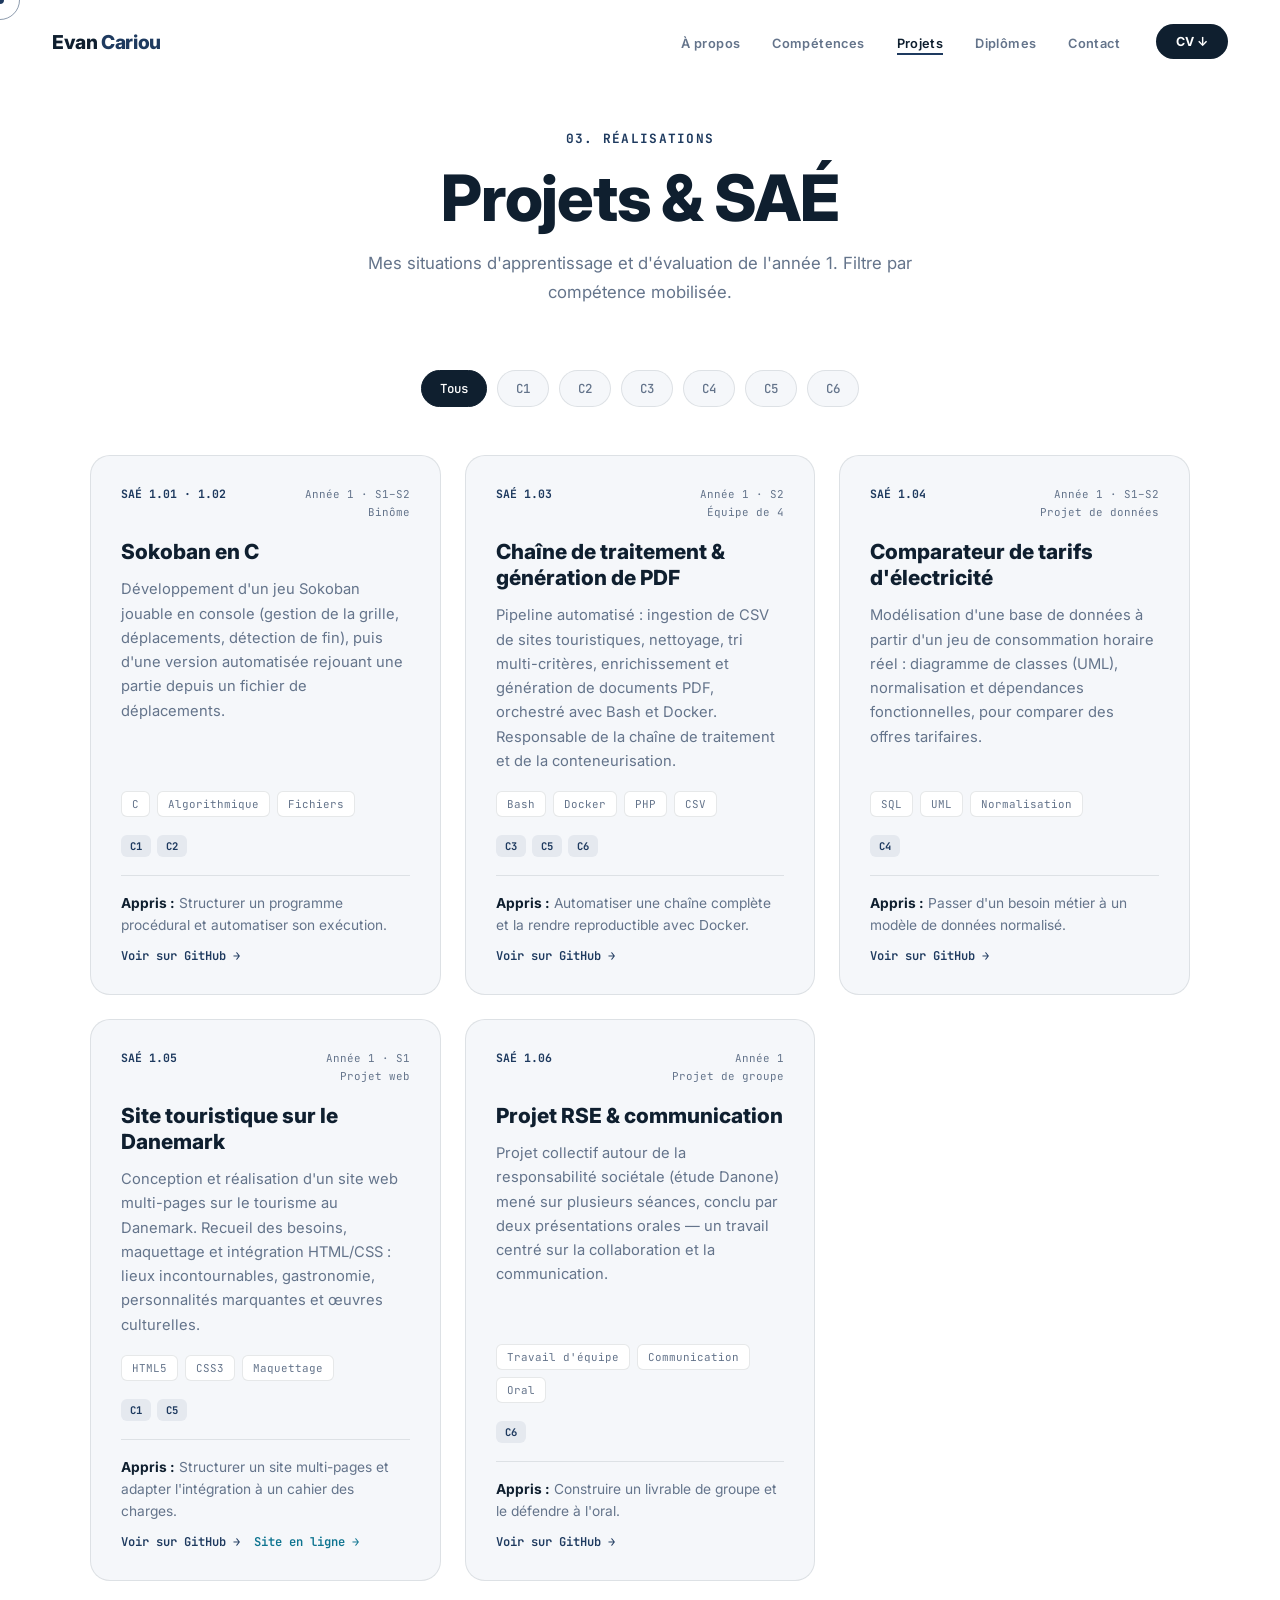
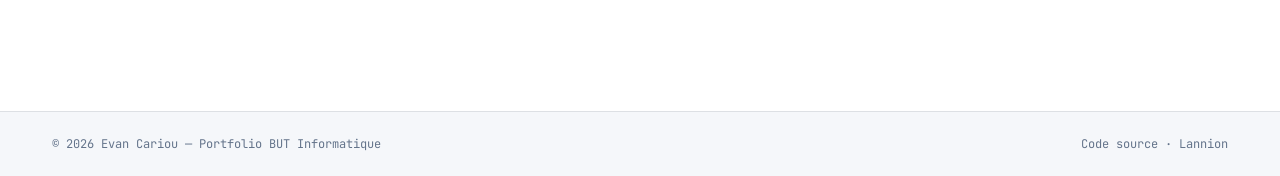
<file: projets.html>
<!DOCTYPE html>
<html lang="fr">
<head>
  <meta charset="UTF-8"/>
  <meta name="viewport" content="width=device-width,initial-scale=1"/>
  <title>Projets &amp; SAÉ — Evan Cariou · BUT Informatique</title>
  <meta name="description" content="Projets et SAÉ de l'année 1 BUT Informatique d'Evan Cariou : Sokoban, chaîne de traitement, comparateur d'électricité, site touristique, RSE."/>
  <link rel="preconnect" href="https://fonts.googleapis.com"/>
  <link rel="preconnect" href="https://fonts.gstatic.com" crossorigin/>
  <link href="https://fonts.googleapis.com/css2?family=Inter:wght@200;300;400;500;600;700;800;900&family=JetBrains+Mono:wght@300;400;500;700&display=swap" rel="stylesheet"/>
  <link rel="stylesheet" href="style.css"/>
</head>
<body>
  <a class="skip" href="#main">Aller au contenu principal</a>

  <div class="bg-auras" aria-hidden="true">
    <div class="aura aura-blue"></div>
    <div class="aura aura-orange"></div>
    <div class="aura aura-cyan"></div>
  </div>

  <div id="cur" aria-hidden="true"></div>
  <div id="cur-o" aria-hidden="true"></div>
  <div id="sprog" aria-hidden="true"><div id="sprogfill"></div></div>

  <nav id="nav" aria-label="Navigation principale">
    <a class="nav-brand" href="index.html">Evan <span>Cariou</span></a>
    <div class="nav-right">
      <ul class="nav-links" id="navLinks">
        <li><a href="index.html#apropos">À propos</a></li>
        <li><a href="competences.html">Compétences</a></li>
        <li><a href="projets.html" class="active">Projets</a></li>
        <li><a href="formation.html">Diplômes</a></li>
        <li><a href="contact.html">Contact</a></li>
      </ul>
      <a class="nav-cv" href="assets/CV_Evan_Cariou.pdf" download="CV_Evan_Cariou.pdf">CV ↓</a>
      <button class="burger" id="burger" aria-label="Ouvrir le menu" aria-expanded="false" aria-controls="navLinks">
        <span></span><span></span><span></span>
      </button>
    </div>
  </nav>

  <main id="main">

  <section id="projets" class="section-pad" aria-labelledby="proj-h">
    <div class="sec-center rv">
      <span class="sec-eyebrow">03. Réalisations</span>
      <h1 class="sec-h" id="proj-h">Projets &amp; SAÉ</h1>
      <p class="sec-sub">Mes situations d'apprentissage et d'évaluation de l'année 1. Filtre par compétence mobilisée.</p>
    </div>
    <div class="wrap">
      <div class="filters rv" id="filters" role="group" aria-label="Filtrer les projets par compétence"></div>
      <div class="proj-grid" id="projGrid"></div>
    </div>
  </section>

  </main>

  <footer class="page-footer">
    <span>© 2026 Evan Cariou — Portfolio BUT Informatique</span>
    <span><a href="https://github.com/EvanCariou/But-informatique-Lannion" target="_blank" rel="noopener">Code source</a> · Lannion</span>
  </footer>

  <script>
  (() => {
    'use strict';
    const reduce = window.matchMedia('(prefers-reduced-motion: reduce)').matches;
    const fine = window.matchMedia('(hover: hover) and (pointer: fine)').matches;

    if (fine && !reduce) {
      document.body.classList.add('cursor-on');
      const cur = document.getElementById('cur'), curO = document.getElementById('cur-o');
      let mx=0,my=0,ox=0,oy=0;
      document.addEventListener('mousemove', e => { mx=e.clientX; my=e.clientY; });
      (function tick(){ cur.style.left=mx+'px'; cur.style.top=my+'px'; ox+=(mx-ox)*.2; oy+=(my-oy)*.2; curO.style.left=ox+'px'; curO.style.top=oy+'px'; requestAnimationFrame(tick); })();
    }

    const fill = document.getElementById('sprogfill');
    const nav = document.getElementById('nav');
    const navLinks = document.getElementById('navLinks');
    const burger = document.getElementById('burger');

    window.addEventListener('scroll', () => {
      const sc = window.scrollY;
      fill.style.width = (sc / (document.documentElement.scrollHeight - innerHeight) * 100) + '%';
      nav.classList.toggle('scrolled', sc > 50);
    }, {passive:true});

    burger.addEventListener('click', () => {
      const open = navLinks.classList.toggle('open');
      burger.setAttribute('aria-expanded', open);
      burger.setAttribute('aria-label', open ? 'Fermer le menu' : 'Ouvrir le menu');
    });
    navLinks.addEventListener('click', e => { if (e.target.tagName === 'A') { navLinks.classList.remove('open'); burger.setAttribute('aria-expanded','false'); } });
    document.addEventListener('keydown', e => { if (e.key === 'Escape') { navLinks.classList.remove('open'); burger.setAttribute('aria-expanded','false'); } });

    const projets = [
      {
        code:'SAÉ 1.01 · 1.02', title:'Sokoban en C',
        meta:'Année 1 · S1–S2<br/>Binôme',
        desc:"Développement d'un jeu Sokoban jouable en console (gestion de la grille, déplacements, détection de fin), puis d'une version automatisée rejouant une partie depuis un fichier de déplacements.",
        tech:['C','Algorithmique','Fichiers'],
        comps:['C1','C2'],
        learn:"Structurer un programme procédural et automatiser son exécution.",
        link:'https://github.com/EvanCariou/sae-1.01-1.02-sokoban-c'
      },
      {
        code:'SAÉ 1.03', title:'Chaîne de traitement & génération de PDF',
        meta:'Année 1 · S2<br/>Équipe de 4',
        desc:"Pipeline automatisé : ingestion de CSV de sites touristiques, nettoyage, tri multi-critères, enrichissement et génération de documents PDF, orchestré avec Bash et Docker. Responsable de la chaîne de traitement et de la conteneurisation.",
        tech:['Bash','Docker','PHP','CSV'],
        comps:['C3','C5','C6'],
        learn:"Automatiser une chaîne complète et la rendre reproductible avec Docker.",
        link:'https://github.com/EvanCariou/sae-1.03-chaine-traitement-pdf'
      },
      {
        code:'SAÉ 1.04', title:"Comparateur de tarifs d'électricité",
        meta:'Année 1 · S1–S2<br/>Projet de données',
        desc:"Modélisation d'une base de données à partir d'un jeu de consommation horaire réel : diagramme de classes (UML), normalisation et dépendances fonctionnelles, pour comparer des offres tarifaires.",
        tech:['SQL','UML','Normalisation'],
        comps:['C4'],
        learn:"Passer d'un besoin métier à un modèle de données normalisé.",
        link:'https://github.com/EvanCariou/sae-1.04-comparateur-tarifs-electricite'
      },
      {
        code:'SAÉ 1.05', title:'Site touristique sur le Danemark',
        meta:'Année 1 · S1<br/>Projet web',
        desc:"Conception et réalisation d'un site web multi-pages sur le tourisme au Danemark. Recueil des besoins, maquettage et intégration HTML/CSS : lieux incontournables, gastronomie, personnalités marquantes et œuvres culturelles.",
        tech:['HTML5','CSS3','Maquettage'],
        comps:['C1','C5'],
        learn:"Structurer un site multi-pages et adapter l'intégration à un cahier des charges.",
        link:'https://github.com/EvanCariou/sae-1.05-site-touristique-danemark',
        demo:'https://evancariou.github.io/sae-1.05-site-touristique-danemark/'
      },
      {
        code:'SAÉ 1.06', title:'Projet RSE & communication',
        meta:'Année 1<br/>Projet de groupe',
        desc:"Projet collectif autour de la responsabilité sociétale (étude Danone) mené sur plusieurs séances, conclu par deux présentations orales — un travail centré sur la collaboration et la communication.",
        tech:['Travail d\'équipe','Communication','Oral'],
        comps:['C6'],
        learn:"Construire un livrable de groupe et le défendre à l'oral.",
        link:'https://github.com/EvanCariou/sae-1.06-projet-rse-communication'
      }
    ];

    const projGrid = document.getElementById('projGrid');
    const filtersEl = document.getElementById('filters');
    function renderProjects(filter) {
      projGrid.innerHTML = '';
      projets.forEach(p => {
        if (filter !== 'all' && !p.comps.includes(filter)) return;
        const card = document.createElement('article');
        card.className = 'proj-card';
        card.innerHTML = `
          <div class="proj-top">
            <span class="proj-code">${p.code}</span>
            <span class="proj-meta">${p.meta}</span>
          </div>
          <h3 class="proj-title">${p.title}</h3>
          <p class="proj-desc">${p.desc}</p>
          <div class="proj-tech">${p.tech.map(t=>`<span>${t}</span>`).join('')}</div>
          <div class="proj-comps">${p.comps.map(c=>`<span>${c}</span>`).join('')}</div>
          <div class="proj-foot">
            <p class="proj-learn"><b>Appris :</b> ${p.learn}</p>
            <div style="display:flex;gap:14px;flex-wrap:wrap">
              <a class="proj-link" href="${p.link}" target="_blank" rel="noopener">Voir sur GitHub →</a>
              ${p.demo ? `<a class="proj-link" href="${p.demo}" target="_blank" rel="noopener" style="color:var(--teal)">Site en ligne →</a>` : ''}
            </div>
          </div>`;
        projGrid.appendChild(card);
      });
    }
    const filterDefs = [['all','Tous'],['C1','C1'],['C2','C2'],['C3','C3'],['C4','C4'],['C5','C5'],['C6','C6']];
    filterDefs.forEach(([id,lbl],i) => {
      const b = document.createElement('button');
      b.className = 'filter-btn' + (i===0?' active':'');
      b.textContent = lbl;
      b.setAttribute('aria-pressed', i===0);
      b.addEventListener('click', () => {
        filtersEl.querySelectorAll('.filter-btn').forEach(x => { x.classList.remove('active'); x.setAttribute('aria-pressed','false'); });
        b.classList.add('active'); b.setAttribute('aria-pressed','true');
        renderProjects(id);
      });
      filtersEl.appendChild(b);
    });
    renderProjects('all');

    if (reduce) {
      document.querySelectorAll('.rv').forEach(el => el.classList.add('in'));
    } else {
      const obs = new IntersectionObserver(es => es.forEach(x => { if (x.isIntersecting) { x.target.classList.add('in'); obs.unobserve(x.target); } }), { threshold: .12 });
      document.querySelectorAll('.rv').forEach(el => obs.observe(el));
    }
  })();
  </script>
</body>
</html>
</file>
<file: style.css>
*, *::before, *::after { margin:0; padding:0; box-sizing:border-box; }

:root {
  --bg-nacre:   #F5F7FA;
  --bg-paper:   #FFFFFF;
  --text-main:  #0F1F2F;
  --text-mut:   #64748B;
  --accent-bl:  #1e3a5f;
  --accent-bl2: #2a4a7c;
  --accent-cyan:#00d4ff;
  --accent-cyan2:#00b8d4;
  --accent-soft: oklch(0.72 0.09 250);
  --teal:       #0E7490;
  --accent-or:  #1e3a5f;
  --accent-or-light: #00d4ff;
  --ok:         #16A34A;
  --err:        #DC2626;
  --border:     rgba(15, 31, 47, 0.10);
  --sans: 'Inter', system-ui, sans-serif;
  --mono: 'JetBrains Mono', monospace;
}

html { scroll-behavior: smooth; }

body {
  background: var(--bg-nacre);
  color: var(--text-mut);
  font-family: var(--sans);
  font-weight: 400;
  overflow-x: hidden;
}
@media (hover: hover) and (pointer: fine) { body.cursor-on { cursor: none; } }

.skip {
  position: absolute; left: -999px; top: 0; z-index: 9999;
  background: var(--accent-bl); color: #fff; padding: 12px 20px;
  border-radius: 0 0 10px 0; font-weight: 600; font-size: .85rem;
}
.skip:focus { left: 0; }

a:focus-visible, button:focus-visible, input:focus-visible,
textarea:focus-visible, [tabindex]:focus-visible {
  outline: 3px solid var(--accent-bl); outline-offset: 3px; border-radius: 4px;
}

/* ─── AURAS ─── */
.bg-auras { position: fixed; inset: 0; z-index: -1; pointer-events: none; overflow: hidden; }
.aura { position: absolute; border-radius: 50%; filter: blur(100px); animation: floatAura 25s infinite alternate ease-in-out; }
.aura-blue   { width: 55vw; height: 55vw; background: var(--accent-bl);   top: -10%; left: -10%; opacity: .2; }
.aura-orange { width: 45vw; height: 45vw; background: var(--accent-cyan); bottom: -15%; right: -5%; opacity: .12; animation-delay: -7s; }
.aura-cyan   { width: 40vw; height: 40vw; background: var(--accent-cyan); top: 30%; left: 20%; opacity: .15; animation-delay: -12s; }
@keyframes floatAura {
  0%   { transform: translate(0,0) scale(1) rotate(0deg); }
  50%  { transform: translate(5%,10%) scale(1.1) rotate(10deg); }
  100% { transform: translate(-5%,5%) scale(.95) rotate(-5deg); }
}

/* ─── CURSOR ─── */
#cur, #cur-o { display: none; }
body.cursor-on #cur, body.cursor-on #cur-o { display: block; }
#cur {
  position: fixed; width: 8px; height: 8px; background: var(--accent-or);
  border-radius: 50%; pointer-events: none; z-index: 9999;
  transform: translate(-50%,-50%); transition: width .15s, height .15s, background .2s;
}
#cur-o {
  position: fixed; width: 40px; height: 40px; border: 1px solid rgba(30,58,95,.5);
  border-radius: 50%; pointer-events: none; z-index: 9998;
  transform: translate(-50%,-50%); transition: width .2s, height .2s, border-color .2s;
}
body.cursor-on:has(a:hover) #cur, body.cursor-on:has(button:hover) #cur { width: 5px; height: 5px; background: var(--accent-bl); }
body.cursor-on:has(a:hover) #cur-o, body.cursor-on:has(button:hover) #cur-o { width: 60px; height: 60px; border-color: rgba(0,212,255,.7); background: rgba(0,212,255,.06); }

/* ─── PROGRESS ─── */
#sprog { position: fixed; top: 0; left: 0; right: 0; height: 3px; z-index: 1000; }
#sprogfill { height: 100%; width: 0%; background: var(--accent-bl); }

/* ─── NAV ─── */
nav {
  position: fixed; top: 0; left: 0; right: 0;
  display: flex; align-items: center; justify-content: space-between;
  padding: 24px 52px; z-index: 200; transition: all .4s ease; border-bottom: 1px solid transparent;
}
nav.scrolled {
  background: rgba(248,249,250,.85); backdrop-filter: blur(12px); -webkit-backdrop-filter: blur(12px);
  padding: 16px 52px; border-bottom: 1px solid var(--border);
}
.nav-brand { font-family: var(--sans); font-weight: 800; font-size: 1.2rem; letter-spacing: -.02em; color: var(--text-main); text-decoration: none; }
.nav-brand span { color: var(--accent-or); }
.nav-right { display: flex; align-items: center; gap: 36px; }
.nav-links { display: flex; gap: 32px; list-style: none; }
.nav-links a {
  font-family: var(--sans); font-weight: 600; font-size: .8rem; letter-spacing: .03em;
  color: var(--text-mut); text-decoration: none; transition: color .2s; position: relative;
}
.nav-links a::after { content:''; position:absolute; bottom:-4px; left:0; width:0; height:2px; background: var(--accent-bl); transition: width .3s ease; }
.nav-links a:hover, .nav-links a.active { color: var(--text-main); }
.nav-links a:hover::after, .nav-links a.active::after { width: 100%; }
.nav-cv {
  font-family: var(--sans); font-weight: 700; font-size: .78rem; color: #fff;
  background: var(--text-main); padding: 10px 20px; border-radius: 50px; text-decoration: none;
  display: inline-flex; align-items: center; gap: 8px; transition: all .3s ease;
}
.nav-cv:hover { background: var(--accent-bl2); transform: translateY(-2px); }
.burger { display: none; background: none; border: none; cursor: pointer; flex-direction: column; gap: 5px; padding: 6px; }
.burger span { width: 24px; height: 2px; background: var(--text-main); border-radius: 2px; transition: .3s; }

/* ─── HERO ─── */
#hero { position: relative; width: 100%; min-height: 100vh; display: flex; flex-direction: column; justify-content: center; padding: 120px 52px 0; }
#cv { position: absolute; inset: 0; width: 100%; height: 100%; pointer-events: none; z-index: 0; opacity: .8; }
.hero-inner { position: relative; z-index: 2; max-width: 1050px; }
.hero-eyebrow {
  font-family: var(--mono); font-size: .8rem; font-weight: 700; letter-spacing: .1em; text-transform: uppercase;
  color: var(--accent-bl); margin-bottom: 20px; display: inline-block; padding: 6px 16px;
  background: rgba(30,58,95,.08); border-radius: 50px; opacity: 0; animation: fadeUp .8s .2s ease forwards;
}
.hero-name {
  font-family: var(--sans); font-weight: 900; font-size: clamp(60px, 12vw, 160px); line-height: .9;
  color: var(--text-main); letter-spacing: -.04em; text-transform: uppercase;
  opacity: 0; animation: fadeUp .8s .4s ease forwards; margin-bottom: 24px;
}
.hero-name span { color: var(--accent-bl); display: inline-block; }
.hero-tagline { font-family: var(--sans); font-weight: 400; font-size: clamp(18px, 2.5vw, 24px); color: var(--text-mut); max-width: 760px; line-height: 1.55; opacity: 0; animation: fadeUp .8s .6s ease forwards; }
.hero-cta { display: flex; gap: 16px; margin-top: 36px; flex-wrap: wrap; opacity: 0; animation: fadeUp .8s .8s ease forwards; }
.btn-primary, .btn-ghost {
  font-family: var(--sans); font-weight: 700; font-size: .9rem; padding: 15px 30px; border-radius: 50px;
  text-decoration: none; display: inline-flex; align-items: center; gap: 10px; transition: all .3s ease; border: none; cursor: pointer;
}
.btn-primary { background: var(--accent-bl); color: #fff; box-shadow: 0 10px 24px rgba(30,58,95,.22); }
.btn-primary:hover { transform: translateY(-3px); box-shadow: 0 16px 30px rgba(30,58,95,.34); }
.btn-ghost { background: transparent; color: var(--text-main); border: 1.5px solid var(--border); }
.btn-ghost:hover { border-color: var(--text-main); transform: translateY(-3px); }

.hero-foot { position: absolute; bottom: 0; left: 0; right: 0; display: grid; grid-template-columns: 1fr auto 1fr; align-items: center; padding: 28px 52px; border-top: 1px solid var(--border); z-index: 2; opacity: 0; animation: fadeIn 1s 1s ease forwards; }
.hf-item { display: flex; flex-direction: column; gap: 4px; }
.hf-item:last-child { align-items: flex-end; text-align: right; }
.hf-tag { font-family: var(--mono); font-size: .65rem; letter-spacing: .1em; text-transform: uppercase; color: var(--accent-or); }
.hf-val { font-family: var(--sans); font-weight: 600; font-size: .9rem; color: var(--text-main); }
.scroll-hint { display: flex; flex-direction: column; align-items: center; gap: 8px; color: var(--text-mut); }
.scroll-dot { width: 6px; height: 6px; background: var(--accent-bl); border-radius: 50%; animation: bounce 2s infinite; }

@keyframes fadeUp { from { opacity: 0; transform: translateY(30px); } to { opacity: 1; transform: none; } }
@keyframes fadeIn { from { opacity: 0; } to { opacity: 1; } }
@keyframes bounce { 0%,20%,50%,80%,100% { transform: translateY(0); } 40% { transform: translateY(-10px); } 60% { transform: translateY(-5px); } }

/* ─── SHARED ─── */
.section-pad { padding: 130px 52px; }
.wrap { max-width: 1100px; margin: 0 auto; }
.sec-eyebrow { font-family: var(--mono); font-size: .8rem; letter-spacing: .1em; text-transform: uppercase; color: var(--accent-bl); margin-bottom: 16px; display: block; font-weight: 700; }
.sec-h { font-family: var(--sans); font-weight: 800; font-size: clamp(40px, 5vw, 70px); line-height: 1.1; color: var(--text-main); letter-spacing: -.02em; margin-bottom: 40px; }
.sec-center { text-align: center; margin-bottom: 64px; }
.sec-center .sec-h { margin-bottom: 16px; }
.sec-sub { font-size: 1.05rem; max-width: 620px; margin: 0 auto; line-height: 1.7; }

/* reveal */
.rv { opacity: 0; transform: translateY(40px); transition: opacity .8s cubic-bezier(.16,1,.3,1), transform .8s cubic-bezier(.16,1,.3,1); }
.rv.in { opacity: 1; transform: none; }
.rv-d1 { transition-delay: .1s; } .rv-d2 { transition-delay: .2s; } .rv-d3 { transition-delay: .3s; }

/* ─── À PROPOS ─── */
#apropos { background: var(--bg-paper); border-radius: 40px 40px 0 0; box-shadow: 0 -10px 40px rgba(0,0,0,.02); }
.ap-grid { display: grid; grid-template-columns: .8fr 1.2fr; gap: 72px; align-items: center; }
.ap-photo { position: relative; }
.photo-frame {
  width: 100%; aspect-ratio: 4/5; border-radius: 24px; overflow: hidden;
  background: repeating-linear-gradient(135deg, #EDF1F5 0 12px, #E6EBF1 12px 24px);
  border: 1px solid var(--border); display: flex; align-items: center; justify-content: center;
  position: relative; box-shadow: 0 30px 60px rgba(15,23,42,.08);
}
.photo-frame img { width: 100%; height: 100%; object-fit: cover; }
.photo-ph { font-family: var(--mono); font-size: .72rem; color: var(--text-mut); text-align: center; line-height: 1.7; padding: 20px; }
.photo-badge { position: absolute; bottom: -16px; left: 24px; background: var(--text-main); color: #fff; font-family: var(--mono); font-size: .68rem; letter-spacing: .08em; padding: 10px 16px; border-radius: 12px; box-shadow: 0 12px 24px rgba(15,23,42,.18); }
.photo-badge b { color: var(--accent-or); }

.bio-lead { font-family: var(--sans); font-weight: 600; font-size: clamp(22px, 2.6vw, 32px); line-height: 1.4; color: var(--text-main); margin-bottom: 24px; }
.bio-body { font-family: var(--sans); font-weight: 400; font-size: 1.05rem; line-height: 1.8; margin-bottom: 28px; }
.bio-body strong { color: var(--text-main); font-weight: 700; }
.ap-chips { display: flex; flex-wrap: wrap; gap: 12px; }
.chip { font-family: var(--mono); font-size: .75rem; color: var(--accent-bl); background: rgba(30,58,95,.05); border: 1px solid rgba(30,58,95,.18); padding: 8px 16px; border-radius: 50px; transition: all .3s ease; }
.chip:hover { background: var(--accent-bl); color: #fff; transform: translateY(-3px); }

/* ─── COMPÉTENCES ─── */
#competences { background: var(--bg-nacre); }
.acc { list-style: none; max-width: 920px; margin: 0 auto; }
.acc-item { background: var(--bg-paper); border-radius: 18px; margin-bottom: 16px; border: 1px solid var(--border); transition: box-shadow .3s ease, border-color .3s ease, transform .3s ease; }
.acc-item:hover { box-shadow: 0 12px 30px rgba(0,0,0,.05); transform: translateY(-2px); border-color: rgba(0,212,255,.5); }
.acc-btn { width: 100%; display: flex; align-items: center; gap: 22px; padding: 28px 32px; background: none; border: none; cursor: pointer; text-align: left; }
.acc-num { font-family: var(--mono); font-size: .9rem; font-weight: 700; color: var(--accent-or); width: 36px; flex-shrink: 0; }
.acc-headings { flex: 1; }
.acc-title { font-family: var(--sans); font-weight: 700; font-size: clamp(17px, 1.9vw, 22px); color: var(--text-main); line-height: 1.25; }
.acc-level { font-family: var(--mono); font-size: .68rem; letter-spacing: .05em; color: var(--accent-bl); margin-top: 6px; display: inline-flex; align-items: center; gap: 7px; }
.acc-level::before { content:''; width: 7px; height: 7px; border-radius: 50%; background: var(--accent-bl); }
.lvl-strong .acc-level { color: var(--ok); } .lvl-strong .acc-level::before { background: var(--ok); }
.lvl-mid .acc-level { color: var(--teal); } .lvl-mid .acc-level::before { background: var(--teal); }
.acc-plus { width: 40px; height: 40px; background: var(--bg-nacre); border-radius: 50%; display: flex; align-items: center; justify-content: center; font-weight: 600; font-size: 1.2rem; color: var(--text-main); transition: all .3s ease; flex-shrink: 0; }
.acc-item.open .acc-plus { transform: rotate(45deg); background: var(--accent-or); color: #fff; }
.acc-item.open { border-color: var(--accent-or); }
.acc-panel { overflow: hidden; max-height: 0; transition: max-height .55s ease; }
.acc-item.open .acc-panel { max-height: 1400px; }
.acc-inner { padding: 0 32px 32px 90px; }
.acc-desc { font-size: 1rem; line-height: 1.75; margin-bottom: 24px; }
.acc-block { margin-bottom: 22px; }
.acc-block h4 { font-family: var(--mono); font-size: .7rem; letter-spacing: .12em; text-transform: uppercase; color: var(--teal); margin-bottom: 12px; display: flex; align-items: center; gap: 8px; }
.acc-block h4::after { content:''; flex:1; height:1px; background: var(--border); }
.acc-block.proof h4 { color: var(--accent-bl); }
.acc-block.eval h4 { color: var(--ok); }
.trace-list { list-style: none; display: flex; flex-direction: column; gap: 10px; }
.trace-list li { font-size: .95rem; line-height: 1.6; padding-left: 20px; position: relative; }
.trace-list li::before { content:'▸'; position: absolute; left: 0; color: var(--accent-or); }
.trace-list li strong { color: var(--text-main); font-weight: 700; }
.proof-tags { display: flex; flex-wrap: wrap; gap: 8px; }
.ptag { font-family: var(--mono); font-size: .72rem; background: var(--bg-nacre); border: 1px solid var(--border); color: var(--text-main); padding: 6px 12px; border-radius: 8px; }
.proof-link { font-family: var(--mono); font-size: .78rem; color: var(--accent-bl); text-decoration: none; display: inline-flex; align-items: center; gap: 6px; margin-top: 12px; font-weight: 500; }
.proof-link:hover { text-decoration: underline; }
.acc-eval { font-size: .96rem; line-height: 1.75; font-style: italic; color: var(--text-main); border-left: 3px solid var(--ok); padding-left: 18px; }

/* ─── PROJETS ─── */
#projets { background: var(--bg-paper); }
.filters { display: flex; flex-wrap: wrap; gap: 10px; justify-content: center; margin-bottom: 48px; }
.filter-btn { font-family: var(--mono); font-size: .78rem; font-weight: 500; color: var(--text-mut); background: var(--bg-nacre); border: 1px solid var(--border); padding: 9px 18px; border-radius: 50px; cursor: pointer; transition: all .25s ease; }
.filter-btn:hover { border-color: var(--accent-bl); color: var(--text-main); }
.filter-btn.active { background: var(--text-main); color: #fff; border-color: var(--text-main); }
.proj-grid { display: grid; grid-template-columns: repeat(auto-fill, minmax(340px, 1fr)); gap: 24px; }
.proj-card { background: var(--bg-nacre); border: 1px solid var(--border); border-radius: 20px; padding: 30px; transition: all .35s cubic-bezier(.16,1,.3,1); display: flex; flex-direction: column; }
.proj-card.hide { display: none; }
.proj-card:hover { transform: translateY(-6px); box-shadow: 0 20px 44px rgba(15,23,42,.08); border-color: rgba(0,212,255,.5); }
.proj-top { display: flex; justify-content: space-between; align-items: flex-start; gap: 12px; margin-bottom: 18px; }
.proj-code { font-family: var(--mono); font-size: .72rem; color: var(--accent-or); font-weight: 700; }
.proj-meta { font-family: var(--mono); font-size: .68rem; color: var(--text-mut); text-align: right; line-height: 1.6; }
.proj-title { font-family: var(--sans); font-weight: 800; font-size: 1.3rem; color: var(--text-main); line-height: 1.25; margin-bottom: 12px; }
.proj-desc { font-size: .92rem; line-height: 1.65; margin-bottom: 18px; flex: 1; }
.proj-tech { display: flex; flex-wrap: wrap; gap: 7px; margin-bottom: 18px; }
.proj-tech span { font-family: var(--mono); font-size: .68rem; color: var(--text-mut); background: var(--bg-paper); border: 1px solid var(--border); padding: 5px 10px; border-radius: 6px; }
.proj-comps { display: flex; flex-wrap: wrap; gap: 6px; margin-bottom: 18px; }
.proj-comps span { font-family: var(--mono); font-size: .66rem; font-weight: 700; color: var(--accent-bl); background: rgba(30,58,95,.07); padding: 4px 9px; border-radius: 6px; }
.proj-foot { display: flex; flex-direction: column; gap: 12px; border-top: 1px solid var(--border); padding-top: 16px; }
.proj-learn { font-size: .86rem; line-height: 1.6; }
.proj-learn b { color: var(--text-main); }
.proj-link { font-family: var(--mono); font-size: .76rem; font-weight: 600; color: var(--accent-bl); text-decoration: none; display: inline-flex; align-items: center; gap: 7px; align-self: flex-start; }
.proj-link:hover { gap: 11px; }

/* ─── CERTIFICATIONS ─── */
#certifs { background: var(--bg-nacre); }
.cert-grid { display: grid; grid-template-columns: repeat(auto-fill, minmax(260px, 1fr)); gap: 20px; }
.cert-card { background: var(--bg-paper); border: 1px solid var(--border); border-radius: 18px; padding: 26px; transition: all .3s ease; }
.cert-card:hover { transform: translateY(-4px); box-shadow: 0 14px 30px rgba(0,0,0,.05); border-color: rgba(0,212,255,.5); }
.cert-ico { width: 46px; height: 46px; border-radius: 12px; display: flex; align-items: center; justify-content: center; font-family: var(--mono); font-weight: 700; font-size: .95rem; color: #fff; margin-bottom: 18px; }
.cert-card h3 { font-family: var(--sans); font-weight: 800; font-size: 1.12rem; color: var(--text-main); margin-bottom: 4px; }
.cert-where { font-family: var(--mono); font-size: .74rem; color: var(--accent-or); margin-bottom: 12px; }
.cert-card p { font-size: .9rem; line-height: 1.6; }
.cert-status { display: inline-block; margin-top: 14px; font-family: var(--mono); font-size: .68rem; padding: 4px 10px; border-radius: 50px; }
.st-done { background: rgba(22,163,74,.1); color: var(--ok); }
.st-prog { background: rgba(30,58,95,.1); color: var(--accent-bl); }

/* ─── FORMATION ─── */
#formation { background: var(--bg-paper); border-radius: 40px; margin: 0 20px 40px; box-shadow: 0 10px 40px rgba(0,0,0,.03); }
.tl { position: relative; max-width: 820px; margin: 0 auto; }
.tl::before { content:''; position: absolute; left: 20px; top: 10px; bottom: 0; width: 2px; background: var(--border); }
.tl-entry { position: relative; margin-bottom: 56px; padding-left: 60px; }
.tl-entry:last-child { margin-bottom: 0; }
.tl-entry::before { content:''; position: absolute; left: 14px; top: 6px; width: 14px; height: 14px; border-radius: 50%; background: var(--accent-bl); border: 4px solid var(--bg-paper); box-shadow: 0 0 0 2px var(--accent-bl); transition: all .3s ease; }
.tl-entry:hover::before { background: var(--accent-cyan); box-shadow: 0 0 0 2px var(--accent-cyan), 0 0 15px rgba(0,212,255,.5); transform: scale(1.2); }
.tl-year { font-family: var(--mono); font-size: .85rem; font-weight: 700; color: var(--accent-or); margin-bottom: 8px; }
.tl-title { font-family: var(--sans); font-weight: 800; font-size: 1.5rem; color: var(--text-main); margin-bottom: 4px; }
.tl-where { font-family: var(--sans); font-weight: 600; font-size: .9rem; color: var(--text-mut); margin-bottom: 14px; }

/* ─── CONTACT ─── */
#contact { background: var(--text-main); color: #fff; border-radius: 40px 40px 0 0; padding: 100px 52px 40px; }
.contact-grid { display: grid; grid-template-columns: 1fr 1fr; gap: 72px; align-items: start; margin-bottom: 72px; }
.contact-cta { font-family: var(--sans); font-weight: 800; font-size: clamp(30px, 4vw, 52px); line-height: 1.12; margin-bottom: 32px; }
.contact-cta span { color: var(--accent-soft); }
.c-link { display: flex; align-items: center; justify-content: space-between; padding: 20px 0; border-bottom: 1px solid rgba(255,255,255,.1); text-decoration: none; color: #fff; transition: all .3s ease; }
.c-link:hover { padding-left: 16px; border-bottom-color: var(--accent-soft); }
.c-lbl { font-family: var(--mono); font-size: .72rem; color: #94A3B8; margin-bottom: 4px; display: block; }
.c-val { font-family: var(--sans); font-weight: 600; font-size: 1.05rem; }
.c-arrow { color: var(--accent-soft); opacity: 0; transform: translateX(-10px); transition: all .3s ease; }
.c-link:hover .c-arrow { opacity: 1; transform: translateX(0); }

.form-box { background: rgba(255,255,255,.04); border: 1px solid rgba(255,255,255,.1); border-radius: 24px; padding: 32px; }
.form-row { margin-bottom: 18px; }
.form-row label { display: block; font-family: var(--mono); font-size: .72rem; letter-spacing: .06em; text-transform: uppercase; color: #94A3B8; margin-bottom: 8px; }
.form-row input, .form-row textarea {
  width: 100%; padding: 13px 16px; border-radius: 12px; border: 1.5px solid rgba(255,255,255,.12);
  background: rgba(255,255,255,.04); color: #fff; font-family: var(--sans); font-size: .95rem; transition: all .25s ease;
}
.form-row textarea { resize: vertical; min-height: 110px; }
.form-row input::placeholder, .form-row textarea::placeholder { color: #64748B; }
.form-row input:focus, .form-row textarea:focus { outline: none; border-color: var(--accent-soft); background: rgba(255,255,255,.07); box-shadow: 0 0 0 4px rgba(91,143,214,.15); }
.form-row.invalid input, .form-row.invalid textarea { border-color: var(--err); }
.field-err { font-family: var(--mono); font-size: .72rem; color: #FCA5A5; margin-top: 6px; min-height: 1em; display: block; }
.form-actions { display: flex; align-items: center; gap: 18px; flex-wrap: wrap; }
.submit-btn { font-family: var(--sans); font-weight: 700; font-size: .92rem; background: #fff; color: var(--accent-bl); padding: 15px 32px; border-radius: 50px; border: none; cursor: pointer; transition: all .3s ease; box-shadow: 0 10px 22px rgba(0,0,0,.18); }
.submit-btn:hover { transform: translateY(-3px); box-shadow: 0 16px 30px rgba(0,0,0,.3); }
.form-note { font-family: var(--mono); font-size: .72rem; color: #64748B; }
.form-status { margin-top: 18px; font-family: var(--sans); font-size: .92rem; padding: 0; border-radius: 12px; max-height: 0; overflow: hidden; transition: all .4s ease; }
.form-status.show { padding: 14px 18px; max-height: 120px; }
.form-status.ok { background: rgba(22,163,74,.15); color: #86EFAC; border-left: 3px solid var(--ok); }
.form-status.bad { background: rgba(220,38,38,.15); color: #FCA5A5; border-left: 3px solid var(--err); }

.cv-btn { display: inline-flex; align-items: center; gap: 12px; font-family: var(--sans); font-weight: 700; font-size: .9rem; background: #fff; color: var(--accent-bl); padding: 16px 32px; border-radius: 50px; text-decoration: none; transition: all .3s ease; box-shadow: 0 10px 20px rgba(0,0,0,.18); }
.cv-btn:hover { transform: translateY(-4px); box-shadow: 0 15px 30px rgba(0,0,0,.3); }
.footer { display: flex; justify-content: space-between; align-items: center; gap: 16px; padding-top: 32px; border-top: 1px solid rgba(255,255,255,.1); font-family: var(--mono); font-size: .75rem; color: #64748B; flex-wrap: wrap; }
.footer a { color: #94A3B8; text-decoration: none; }
.footer a:hover { color: var(--accent-cyan); }

/* ─── PAGE FOOTER (pages autres que contact) ─── */
.page-footer {
  padding: 24px 52px;
  border-top: 1px solid var(--border);
  font-family: var(--mono);
  font-size: .75rem;
  color: var(--text-mut);
  display: flex;
  justify-content: space-between;
  align-items: center;
  flex-wrap: wrap;
  gap: 8px;
}
.page-footer a { color: var(--text-mut); text-decoration: none; }
.page-footer a:hover { color: var(--accent-bl); }

/* sr-only */
.sr-only { position: absolute; width: 1px; height: 1px; padding: 0; margin: -1px; overflow: hidden; clip: rect(0,0,0,0); white-space: nowrap; border: 0; }

/* ─── RESPONSIVE ─── */
@media (max-width: 960px) {
  nav { padding: 18px 24px; }
  .nav-links { display: none; position: absolute; top: 100%; left: 0; right: 0; flex-direction: column; gap: 0; background: rgba(248,249,250,.98); backdrop-filter: blur(12px); padding: 12px 24px 24px; border-bottom: 1px solid var(--border); }
  .nav-links.open { display: flex; }
  .nav-links li { padding: 12px 0; border-bottom: 1px solid var(--border); }
  .burger { display: flex; }
  .section-pad { padding: 90px 24px; }
  #hero { padding: 110px 24px 0; }
  .hero-foot { padding: 22px 24px; }
  .ap-grid, .contact-grid { grid-template-columns: 1fr; gap: 44px; }
  .ap-photo { max-width: 320px; }
  .acc-inner { padding: 0 24px 28px 24px; }
  .acc-btn { padding: 22px 22px; }
  #contact { padding: 80px 24px 32px; }
  #formation { margin: 0 12px 24px; }
  .page-footer { padding: 20px 24px; }
}
@media (max-width: 480px) {
  .hero-foot { grid-template-columns: 1fr; gap: 14px; text-align: left; }
  .hf-item:last-child { align-items: flex-start; text-align: left; }
  .scroll-hint { display: none; }
}

@media (prefers-reduced-motion: reduce) {
  *, *::before, *::after { animation-duration: .001ms !important; animation-iteration-count: 1 !important; transition-duration: .01ms !important; scroll-behavior: auto !important; }
  .aura { display: none; }
}
@media print { .bg-auras, #cur, #cur-o, #sprog, nav, #cv { display: none !important; } }
</file>
